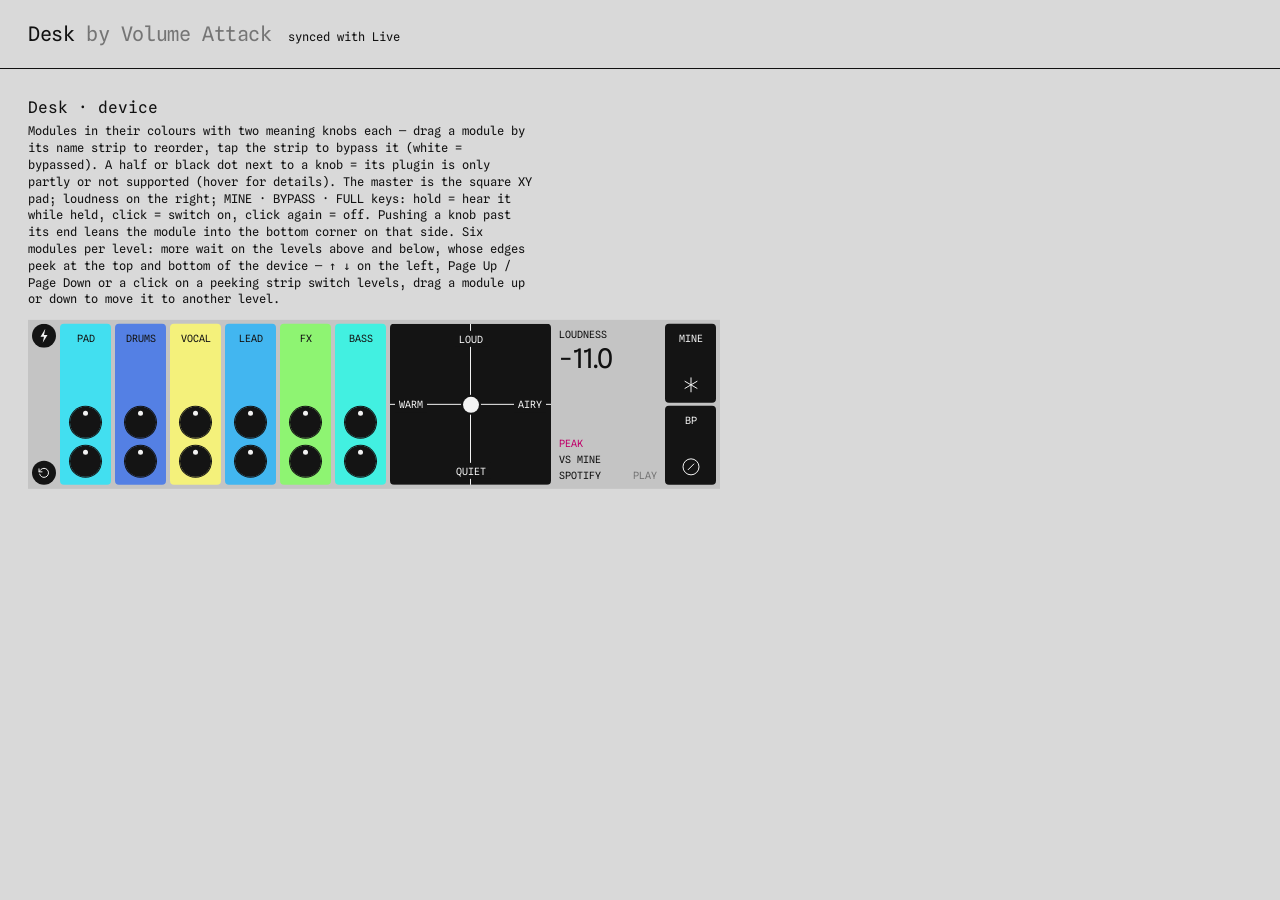
<file: device/index.html>
<!doctype html>
<html lang="en">
<head>
<meta charset="utf-8">
<meta name="viewport" content="width=device-width,initial-scale=1">
<title>Desk · demo</title>
<link rel="stylesheet" href="design.css?v=40c1d07ffcbf">
<style>
/* Desk device page — the strip is the real height of a Max for Live device in Live (169 px) */
/* sizes, radii, type and motion tokens: design.css (from Figma, product/figma/SPEC.md) */
*{box-sizing:border-box;font-weight:400}
body{margin:0;background:var(--page);color:var(--fg);font:400 13px/1.4 var(--font);-webkit-user-select:none;user-select:none}
header{padding:20px 28px;border-bottom:1px solid var(--fg);display:flex;gap:16px;align-items:baseline;flex-wrap:wrap}
header h1{font-size:1.25rem;margin:0;letter-spacing:-.02em}
#status{font-size:.75rem}
main{padding:28px;display:grid;gap:40px;grid-template-columns:minmax(0,1fr)}
.v{min-width:0}
.v h2{font-size:1rem;margin:0 0 4px}
.v p{margin:0 0 12px;font-size:.75rem;max-width:72ch}
.scroll{min-width:0}  /* never scrolls: a narrower column scales the device (Desk.fit) */
/* the device strip as Live draws it: a title bar on the left edge, fixed height */
.dev{height:169px;display:inline-flex;background:var(--dev);border-radius:var(--r-dev);corner-shape:var(--cs);overflow:hidden;overflow:clip;vertical-align:top}  /* clip, not hidden: a hidden box can still be scrolled (focus, find), shifting the levels */
.dev .body{display:flex;gap:var(--g);padding:var(--g);align-items:stretch}
/* knob */
.kn{display:grid;justify-items:center;gap:4px;cursor:grab;touch-action:none;position:relative}
.kn .d{border-radius:50%;background:var(--knob);box-shadow:0 0 0 1px var(--knob);position:relative;outline:none}  /* 31 px disc + 1 px edge in the knob colour (Figma 15:325: 33 px with its stroke; black; Live: the display colour); the dot Ø5, 9 px above the centre */
.kn .d .arm{position:absolute;inset:0;pointer-events:none}
/* Braun-clock ticks like the desk: start, centre (mine), end — just outside the dial */
/* centre mark = MINE: the small MINE asterisk (Figma 601:452) at 7 px instead of the 12 o'clock tick, centred on the knob axis like the ticks; 4 px above the disc */
/* the knob you are turning (or focused from the keyboard) gets a 1 px ring with a 2 px gap */
.kn.active .d::after{opacity:1}
.kn .d .arm::after,.kn .ghost::after{content:"";position:absolute;width:5px;height:5px;margin:-2.5px;border-radius:50%;background:var(--dot);left:50%;top:50%;transform:translateY(var(--r,-14px))}
/* var(--ghost) = your setting while it is not playing. MINE on: the white dot sits on MINE, a var(--ghost) dot stays where your knob was.
   Bypassed (module or all): nothing of Desk plays, so the dot itself turns var(--ghost) — kept, just silent. */
.kn .ghost{position:absolute;inset:0;pointer-events:none;opacity:0;transition:opacity 0s linear var(--m-slow)}.kn .ghost::after{background:var(--ghost)}
body.mine .kn .ghost{opacity:1;transition:opacity var(--m) var(--e-out)}
/* leaving MINE the var(--ghost) dot does not fade: the white dot glides back over it (460 ms) and covers it, then it goes */
.arm::after{transition:background-color var(--m) var(--e-out)}.t.off .arm::after,body.alloff .tiles .arm::after{background:var(--ghost)}
.kn .pl{display:flex;justify-content:space-between;gap:4px;width:100%;font-size:.5rem;text-transform:uppercase;letter-spacing:.03em;white-space:nowrap}
body.turning,body.turning *{cursor:grabbing!important}
/* pad */
.pad{outline:none;background:var(--knob);border-radius:var(--r-mod);corner-shape:var(--cs);position:relative;cursor:crosshair;touch-action:none;}
/* the cross: two real 1 px lines (a 1 px gradient stop can drop out when rasterised), stopping at the ring's inner edge (3 px) */
.cx,.cy{position:absolute;background:var(--dot);pointer-events:none}.cx{left:0;right:0;top:calc(50% - .5px);height:1px}.cy{top:0;bottom:0;left:calc(50% - .5px);width:1px}  /* edge to edge (Figma) */
.pad .pk,.pad .pg{position:absolute;width:16px;height:16px;margin:-8px;border-radius:50%;background:var(--dot)}
/* the puck (Figma 15:109): a 16 px dot in a 2 px ring of the pad colour, so the cross stops 2 px short of it */
.pad .pk{box-shadow:0 0 0 2px var(--knob)}body.alloff .pad .pk{box-shadow:0 0 0 2px var(--pad-off)}
.pad .pg{background:var(--ghost);pointer-events:none;opacity:0;transition:opacity 0s linear var(--m-slow)}body.mine .pad .pg{opacity:1;transition:opacity var(--m) var(--e-out)}
.pad .pk{transition:background-color var(--m) var(--e-out)}body.alloff .pad .pk{background:var(--ghost)}  /* Figma 15:917: #666 on the off grey */
/* BYPASS (all) switches the master off too (only the safety limiter stays), so the pad looks off like a module */
.pad{transition:background-color var(--m-slow) var(--e-io)}body.alloff .pad{background:var(--pad-off)}
.cx,.cy{transition:background-color var(--m-slow) var(--e-io)}body.alloff :is(.cx,.cy){background:var(--ghost)}
/* on the grey of a switched-off module the text follows the theme (dark text in light themes, light in dark ones) */
.tiles .t.off,body.alloff .tiles .t{color:var(--off-fg)}
body.dragx,body.dragx *{cursor:grabbing!important}
.mt{flex:none;height:calc(169px - 2 * var(--g));aspect-ratio:1;position:relative}
.mt .pad{width:100%;height:100%}
.sc .t{backface-visibility:hidden;outline:1px solid transparent} /* carried tiles rotate: smooth edges, see [data-tz] in design.css */
/* pressed: the knob ring, drawn inside the pad (1 px ink edge + 2 px white = 3 px) so it never crosses into the gaps */
.pad{--ring-r:calc(var(--r-mod) - 1px);--ring-cs:var(--cs)}.pad.active::after{opacity:1}
.ky{appearance:none;border:0;cursor:pointer;display:grid;place-items:center;padding:0;font:400 .5rem var(--font);text-transform:uppercase;letter-spacing:.04em}
.ky svg{width:12px;height:12px;fill:none;stroke:currentColor;stroke-width:1}
.k1{display:grid;gap:6px;align-content:center;justify-items:center}
/* two keys (the full view is parked): off = the DESK pill's grey with ink marks, on = ink with light marks and the ring */
.k1 .ky{width:34px;height:34px;border-radius:50%;background:var(--key);color:var(--key-fg);transition:background-color var(--m-fast) var(--e-out),color var(--m-fast) var(--e-out)}
/* on (Figma 15:666 / 15:822, 2026-10-04 update): the key keeps its colour in the Desk look and its icon fills (MINE: a
   disc with a check; BP: a disc with the upright bar); the Live look lights the key (--key-on, Figma 28:3723 pink).
   The ring shows only while the key is held down (and on the reveal's flash), no longer while it is latched on. */
.k1 .ky[aria-pressed="true"]{background:var(--key-on);color:var(--key-on-fg)}
.k1 .ky{position:relative;--ring-r:calc(var(--r-mod) - 1px);--ring-cs:var(--cs)}.k1 .ky:active::after{opacity:1}
/* MINE / BP icons, one SVG each so the states morph instead of swapping (motion kept: bar turns 260 ms, fills 160 ms):
   .kc = the disc (hidden off · outlined = MINE while BP is on · filled = on), .ast = MINE's asterisk (shrinks into the
   outlined disc under BP: 14 → 8 px, Figma 38:5155), .chk / .bar = the mark punched out of a filled disc */
.k1 .ky .kc{fill:transparent;stroke:currentColor;opacity:0;transition:opacity var(--m-fast) var(--e-out),fill var(--m-fast) var(--e-out)}
.k1 .ky .ast,.k1 .ky .chk{transform-box:view-box;transform-origin:center;transition:opacity var(--m-fast) var(--e-out),scale var(--m) var(--e-out),stroke var(--m-fast) var(--e-out)}
.k1 .ky .chk{opacity:0;stroke:var(--key-on-mark)}
.k1 .k-byp .kc,.k1 .ky[aria-pressed="true"] .kc{opacity:1}.k1 .ky[aria-pressed="true"] .kc{fill:currentColor}
.k1 .k-mine[aria-pressed="true"] .ast{opacity:0}.k1 .k-mine[aria-pressed="true"] .chk{opacity:1}
.k1 .k-byp[aria-pressed="true"] .bar{stroke:var(--key-on-mark)}
body.alloff .k1 .k-mine:not([aria-pressed="true"]) .kc{opacity:1}body.alloff .k1 .k-mine .ast{scale:.5714}
@media (prefers-reduced-motion:reduce){.k1 .ky :is(.kc,.ast,.chk){transition:none}}
/* one type style inside the device (the key captions): Regular, uppercase, tracked, small.
   Only the loudness number keeps a bigger size so it reads at a glance. */
.dev,.dev *{text-transform:uppercase;letter-spacing:var(--track)}
.dev :is(.name,.nm,.pl,.pl2,.cap,.caps,.mini,.btn,.byp,.cmp,.tag,.ov span,.title,.lst button,.tabs button,.nm.turn,.lufs small,.ky){font-size:var(--cap)!important;line-height:12px} /* whole-pixel line boxes: 9 × 1.25 = 11.25 put everything below on quarter pixels */
/* loudness block */
/* loudness block (Figma 16:2482): padding 4; LOUDNESS + the value (Spline Sans 27, cap-trimmed to 20 px); below, two 12 px
   rows of key ← → value: PEAK, VS MINE and SPOTIFY, all three always there (Figma 15-2254). */
.ld{display:flex;flex-direction:column;justify-content:space-between;align-self:stretch;padding:4px;flex:none;width:var(--ld-w);font-variant-numeric:tabular-nums}
.ld .top{display:flex;flex-direction:column;gap:8px}.ld .cap{display:block;font-size:var(--cap);line-height:12px}
.ld b{font-family:var(--font-num);font-variant-numeric:lining-nums proportional-nums;font-feature-settings:"lnum" 1,"pnum" 1;font-weight:400;font-size:27px;line-height:20px;letter-spacing:0!important;display:block;white-space:nowrap;text-box:trim-both cap alphabetic}
.ld .bot{display:flex;flex-direction:column;gap:4px}
.ld .row{display:flex;justify-content:space-between;gap:4px;height:12px;line-height:12px;font-size:var(--cap);white-space:nowrap;position:relative}
.ld .row .v{text-align:right}
.ld .u{font-family:var(--font-num);text-transform:none;font-size:7.74px;line-height:12px;margin-left:4px;letter-spacing:0!important;position:relative;top:-2px}  /* on the value's baseline it sat 2 px lower than Figma's (pt 4 in a 12 px row): measured, raised */
.ld .s-peak{color:var(--warn)}
/* the pad's four axis words ON the axes (Figma 15:67, 2026-10-04): LOUD top, QUIET bottom, WARM left, AIRY right; each
   word sits in a 16 px box of the pad's own colour (4 px each side, 2 px above and below) so the cross line breaks under
   it. Placed like Figma on whole pixels: the 161 px pad's centre is 80.5, the 1 px lines sit on 80…81. No MASTER label. */
.pad .ax{position:absolute;height:16px;padding:2px 4px;font-size:var(--cap);line-height:12px;color:var(--dot);background:inherit;pointer-events:none;white-space:nowrap;
  transition:color var(--m-slow) var(--e-io)}
.pad .ax.l,.pad .ax.q{left:50%;translate:calc(-50% + .5px) 0}.pad .ax.l{top:7px}.pad .ax.q{bottom:6px}
.pad .ax.w,.pad .ax.a{top:50%;translate:0 calc(-50% - .5px)}.pad .ax.w{left:5px}.pad .ax.a{right:5px}
body.alloff .pad .ax{color:var(--pad-off-fg)}
/* the device (size M) */
.sc{display:inline-flex;max-width:100%;height:169px}
.sc .body{display:flex;gap:var(--g);min-width:0;flex:1 1 auto;position:relative}
/* explicit row size (set from the module count): engines differ on intrinsic sizes of contained flex items */
.sc .tiles{display:flex;gap:var(--g);flex:0 0 auto;min-width:0;position:relative}
.sc .t{color:var(--on-mod);flex:0 0 var(--tw);width:var(--tw);min-width:var(--tw);border-radius:var(--r-mod);corner-shape:var(--cs);position:relative}
.sc .t .in{height:100%;display:flex;flex-direction:column;justify-content:flex-end;align-items:center;gap:8px;padding:8px;--ks:var(--kz)}  /* name on top (the pill), knobs at the bottom, 8 apart */
.sc .t .nm{max-width:100%;overflow:hidden;text-overflow:ellipsis;white-space:nowrap;padding:0 2px;cursor:grab;touch-action:none}
/* carried tile: elevation shadow in four layers — a tight contact shadow plus wider, softer ambient ones, light from
   above (offsets only down, negative spread keeps the sides clean). Same layer count at rest (transparent) so the
   shadow grows and settles smoothly: 160 ms up, 260 ms down with the drop. */
.sc .t{box-shadow:0 0 0 rgba(0,0,0,0),0 0 0 rgba(0,0,0,0),0 0 0 rgba(0,0,0,0),0 0 0 rgba(0,0,0,0)}
.sc .t.lift{z-index:3;
  box-shadow:0 1px 2px -1px rgba(0,0,0,.16),-4px 0 8px -6px rgba(0,0,0,.22),4px 0 8px -6px rgba(0,0,0,.22),0 0 6px -4px rgba(0,0,0,.18)}
/* The shadow above must fit the device: a tile is 161 px high in a 169 px device, so it may reach at most 4 px past the
   tile (the carried tile keeps its size: Figma shows no lift scale). The layers lean sideways (over the neighbours) and stay ≤ 2 px top and bottom.
   The carried tile is drawn in .carry, a layer over the whole device outside the level window: nothing but the device
   edge clips it. The tile in the row stays (invisible) and keeps doing the layout. */
.dev{position:relative}
.dev>.carry{position:absolute;inset:0;pointer-events:none;z-index:20;display:block}
.carry>.t{position:absolute;margin:0}
.lv .t.carried{opacity:0}
.sc .mt,.sc .ld,.sc .k1{flex:none}
.tiles{position:relative;z-index:2}
.t.lift{z-index:10!important}
.mt,.ld,.k1,.k4,.seg,.dc{position:relative;z-index:1}
/* bypassed module: white */
/* bypass-all on: the name strip is just a title — no hover, no drag, no single-module bypass */
body.alloff .mv.v2 .t .nm{cursor:default;background:none}body.alloff .mv.v2 .t .nm .tx{opacity:1}body.alloff .mv.v2 .t .nm :is(.gr,.bi){display:none}
.t.off,body.alloff .tiles .t{background:var(--off)!important}.t.off:not(.lift),body.alloff .tiles .t:not(.lift){box-shadow:none!important}
.mv .t.off .kn{pointer-events:none}
.mv .kw{position:relative;display:grid;justify-items:center}
.mv .sp{position:absolute;right:-4px;top:-4px;width:8px;height:8px;border-radius:50%;border:1px solid var(--knob);background:var(--dot);cursor:help;flex:none}  /* not in Figma: kept at the knob's top right */
.mv .sp.partial{background:linear-gradient(90deg,var(--knob) 50%,var(--dot) 50%)}.mv .sp.none{background:var(--knob)}
.mv .kw.dead .d{background:var(--dead)}.mv .kw.dead{pointer-events:none}
.mv.v2 .t .nm{position:absolute;left:4px;top:4px;width:43px;height:20px;border-radius:var(--r-pill);display:flex;align-items:center;justify-content:center;padding:0;cursor:pointer;transition:background-color var(--m-fast) var(--e-out)}  /* the name; on hover a white pill with drag + bypass (Figma 15:391) */
.mv.v2 .t .nm:hover,.mv.v2 .t.lift .nm{background:var(--name-pill);color:var(--name-pill-fg)}  /* Desk (Figma 15:391): a white pill with black marks; Live (Figma 28:4610): a panel pill with light marks */
/* hovering the name strip swaps the name for what the strip does: drag (left) and bypass (right), 12 px icons
   at their original size; the same while the module is carried */
.mv.v2 .t .nm .tx{display:block;min-width:0;max-width:35px;overflow:hidden;text-overflow:ellipsis;white-space:nowrap;line-height:12px}
.mv.v2 .t .nm .tx,.mv.v2 .t .nm .gr,.mv.v2 .t .nm .bi{transition:opacity var(--m-fast) var(--e-out)}
.mv.v2 .t .nm .gr,.mv.v2 .t .nm .bi{position:absolute;top:50%;margin-top:-6px;width:12px;height:12px;opacity:0;pointer-events:none;display:grid}
.mv.v2 .t .nm .gr{left:4px}.mv.v2 .t .nm .bi{right:5px}  /* 12 px icons, 10 apart */
.mv.v2 .t .nm .bi{pointer-events:auto;cursor:pointer;touch-action:none}.mv.v2 .t .nm .bi::before{content:"";position:absolute;inset:-6px -6px -6px -4px} /* 24 px hit zone */
.mv.v2 .t .nm svg{width:12px;height:12px}
.mv.v2 .t .nm:hover .gr,.mv.v2 .t .nm:hover .bi,.mv.v2 .t.lift .nm .gr,.mv.v2 .t.lift .nm .bi{opacity:1}
.mv.v2 .t .nm:hover .tx,.mv.v2 .t.lift .nm .tx{opacity:0}
/* while a module is carried, hover belongs to it alone: the others don't light up as the pointer passes them */
body.dragx .tiles .t:not(.lift){pointer-events:none}
.k1{display:grid!important;grid-template-rows:1fr 1fr;gap:3px!important;align-content:stretch!important;height:var(--pad-s);width:var(--keys-w);flex:none}  /* two keys of 79, 3 apart (Figma) */
.k1 .ky{width:100%!important;height:100%!important;border-radius:var(--r-mod)!important;corner-shape:var(--cs);display:flex!important;flex-direction:column;align-items:center;justify-content:space-between;gap:4px}  /* label on top, icon at the bottom (Figma 15:73, 2026-10-04) */
.k1 .ky{padding:8px}.k1 .ky .kl{font-size:var(--cap);line-height:12px;text-align:center}
.k1 .ky svg{width:20px;height:20px}
/* MINE / bypass switches: a slow ease-in-out so the change reads as one smooth move */
body.glide .kn .d .arm{transition:rotate var(--m-slow) var(--e-io),scale var(--m-fast) var(--e-out)}
body.glide .pad .pk{transition:left var(--m-slow) var(--e-io),top var(--m-slow) var(--e-io)}
body.glide .kn .pl span{transition:opacity var(--m-slow) var(--e-io)}
/* motion system: 160 ms small cues · 260 ms ease-out for anything answering touch · 460 ms ease-in-out for mode switches */
.tiles .t{transition:background-color var(--m-slow) var(--e-io),box-shadow var(--m) var(--e-out),scale var(--m) var(--e-out),transform var(--m) var(--e-out)}
.tiles .t.lift{transition:background-color var(--m-slow) var(--e-io),box-shadow var(--m-fast) var(--e-out),scale var(--m-fast) var(--e-out),transform var(--m) var(--e-out)}
body.mine .kn,body.mine .pad,body.mine .fd{pointer-events:none}
.sc.m{--tw:var(--tile)}
.sc .t .kn .pl{display:none!important}
/* rubber end stops (iOS overscroll): past an end the dial keeps turning a little with growing resistance and
   stretches along the drag; on release it eases back to the stop — no oscillation. --a is registered so it can ease. */
.rubber-back,.rubber-back .arm{transition:rotate var(--m) var(--e-out),scale var(--m) var(--e-out)!important}
/* embedded in Live: the device fills the jweb exactly (169 px high), no header, no captions, no page gutters */
.embed body{background:var(--page)}  /* around the device: the page colour (the device is square, so nothing of it shows in Live) */
.embed header,.embed .v>h2,.embed .v>p{display:none}
.embed main,.embed .v,.embed .scroll{margin:0;padding:0}
.embed .dev{border-radius:var(--r-dev)}  /* Figma: the device is square in every state */
/* the device never squeezes or scrolls: it is always 692 × 169; a jweb smaller than that shows the whole device scaled
   down (Desk.fit, called from size()) instead of cutting the last tiles or MINE / BP at the edge */
.embed .sc{max-width:none}.embed .scroll{overflow:hidden}
/* left column: level arrows (one pill, top) · re-analyze (round, centre) · the DESK label (pill, bottom) */
/* whole pixels: fixed heights (48 · 20 · 44) and a fixed 24 px gap above re-analyze — space-between would put them on half pixels */
.dev .side{flex:none;width:var(--col);margin:var(--g) 0 var(--g) var(--g);display:flex;flex-direction:column;justify-content:space-between;align-items:center;position:relative;z-index:1}  /* bolt on top; levels, re-analyze / cancel at the bottom */
.side .low{display:flex;flex-direction:column;gap:var(--g)}.side .logo-d{display:block;width:24px;height:24px;color:var(--key-fg)}.side .logo-d svg{width:24px;height:24px}
.side button{appearance:none;border:0;padding:0;background:none;color:var(--key-fg);display:grid;place-items:center;cursor:pointer;outline:none;position:relative}
.side svg{width:12px;height:12px;display:block}
/* re-analyze is parked until the ANALYZE flow exists: #444 mark, like a key that is coming later */
.side :is(.again,.x){width:24px;height:24px;border-radius:var(--r-key);background:var(--key);color:var(--key-fg)}.side .x{display:none}
.side .lvk{width:24px;border-radius:var(--r-key);background:var(--key);display:none;grid-template-rows:16px 16px;gap:var(--g);padding:var(--g)}.side.multi .lvk{display:grid}
.side .lvk button{width:16px;height:16px;border-radius:var(--r-mod);transition:color var(--m-fast) var(--e-out),background-color var(--m-fast) var(--e-out)}
/* hover: a 16 px ink key behind each arrow on its own (radius 4, Figma 27:2746),
   the arrow turns white on it like a knob's dot */
.side .lvk svg{width:16px;height:16px}
.side .lvk button:not([aria-disabled="true"]):is(:hover,:focus-visible){color:var(--key-hov-fg);background:var(--key-hov)}
.side .lvk button[aria-disabled="true"]{color:var(--grey);cursor:default}  /* no level there: #999 (Figma) */
/* levels (pages): six module slots, so the device keeps one width. With more than one level the tiles are 122 high
   (pitch 126) and the neighbours peek at the device edge (Figma 15:1716 / 27:2740 / 27:2926, re-read 2026-10-04):
     first  — shown level at y 4; the next level's names peek below (130–169)
     middle — shown level at y 23 (Figma 23.5, floored to a whole pixel); the previous level's tile bottoms peek above
              (0–19) and the next level's names below (149–169)
     last   — shown level at y 43; the previous level's tile bottoms peek above (0–39)
   A click on a peeking strip goes to that level (.peek, over the strip). Levels slide 260 ms ease-out (instant with
   reduced motion); a module carried to another level stays under the pointer while they slide. */
.lv .peek{position:absolute;left:0;right:0;z-index:4;display:none;appearance:none;border:0;padding:0;margin:0;background:none;cursor:pointer;outline:none}
.lv .peek.on{display:block}
body.dragx .lv .peek,body:not(.ready) .lv .peek{pointer-events:none}
.sc .lv{flex:none;width:calc(6 * var(--tw) + 5 * var(--g));height:169px;margin:calc(-1 * var(--g)) 0;position:relative;z-index:2} /* no clip: the device edge clips the other levels */
.lv .track{display:grid;grid-auto-rows:var(--th);row-gap:var(--g);--th:161px;transition:translate var(--m) var(--e-out)}
.lv.multi .track{--th:122px}  /* levels: tiles 122 high, 4 apart (Figma 15:1716, 2026-10-04: 31 px knobs, 24 under the name) */
.lv .tiles{height:var(--th)}
.sc .lv .t{height:100%}
@media (prefers-reduced-motion:reduce){.lv .track{transition:none}}
/* ANALYZE flow (flow.js): the work layer covers the whole level window (slots and peek); before the desk is
   built everything but ANALYZE is switched off — re-analyze, levels, the master pad and the two keys */
.side :is(.again[aria-disabled="false"],.x){cursor:pointer;transition:background-color var(--m-fast) var(--e-out),color var(--m-fast) var(--e-out)}
.side :is(.again[aria-disabled="false"],.x):is(:hover,:focus-visible){background:var(--key-hov);color:var(--key-hov-fg)}
/* start: only the bolt; working: the x key cancels; an error after an analysis: x returns to the desk */
body[data-flow="empty"] .side .again,body[data-flow="analysing"] .side .again,body[data-flow="error"] .side .again{display:none}
body[data-flow="analysing"] .side .x,body.analyzed[data-flow="error"] .side .x{display:grid}
body:not(.ready) :is(.side .again,.side .lvk button,.k1 .ky,.mt){pointer-events:none}
/* no UNDO key (decided 2026-10-04): BUILD's writes are undone with Live's own Undo (Cmd/Ctrl+Z); the bridge keeps
   its journal and POST /undo as an internal safety net, with no control in the device */
/* under the start / progress panel nothing of the desk shows through its edges; hidden once the panel has faded in */
.body>:not(.work){transition:visibility 0s linear var(--m-fast)}
body:is([data-flow="empty"],[data-flow="analysing"],[data-flow="error"]) .body>:not(.work){visibility:hidden}
body:not(.ready) .k1 .ky{color:var(--ghost)}
body.unbuilt :is(.cx,.cy){opacity:.35}body.unbuilt .pad .pk{opacity:0}
.ld .none{color:var(--fg-2)}
/* the reveal: tiles land left to right, each knob's dot travels from its left stop up to MINE, then the star shows */
.t.landing{opacity:0}
body.revealing .pad .pk{opacity:0}.pad .pk{transition:background-color var(--m) var(--e-out),opacity var(--m-fast) var(--e-out)}
body.revealing .kn .d .arm{transition:rotate var(--m-slow) var(--e-io)}
.k1 .ky.flash::after{opacity:1;transition:opacity var(--m-slow) var(--e-io)}
/* MINE has something new (Desk Core mine_pending: the loudness measured after ANALYZE moved MINE's master loudness;
   pressing MINE applies it). Not in Figma 15-2254 yet (2026-10-05): default = the re-analyze key's 5 px dot, 4 px in
   from the key's top right, in --key-dot (design.css: the accent MINE lights in, in the Live look; the key's ink in the
   Desk look); on a lit key, the key's on-colour ink. Same 260 ms in/out as the re-analyze dot. */
.k1 .ky .pend{position:absolute;right:4px;top:4px;width:5px;height:5px;border-radius:50%;background:var(--key-dot);opacity:0;scale:.4;pointer-events:none;
  transition:opacity var(--m) var(--e-out),scale var(--m) var(--e-out)}
.k1 .ky[aria-pressed="true"] .pend{background:var(--key-on-fg)}
.k1 .ky.pending .pend{opacity:1;scale:1}
@media (prefers-reduced-motion:reduce){.k1 .ky .pend{transition:none}}
/* GENRE row + picker (the loudness target's genre: Desk Core's loudness block genre / genre_from / genre_guess, POST
   /genre). Not in Figma 15-2254 yet (2026-10-05): default = one more 12 px row of the loudness block (key ← → value,
   above the status line, so LOUDNESS, VS MINE / PEAK and SPOTIFY keep their places) and, on click, a panel of six keys
   over the loudness block in the left column's key style (--key, radius 4; hover = --key-hov like the level arrows;
   the picked one carries the MINE-dot mark, 5 px). A guess the set is not sure of ends in "?". */
.ld .gn{appearance:none;border:0;background:none;color:inherit;font:inherit;font-size:var(--cap);line-height:12px;padding:0;margin:0;width:100%;text-align:left;cursor:pointer;outline:none;--ring-r:var(--r-mod)}
.ld .gn::before{content:"";position:absolute;inset:-2px -4px;border-radius:var(--r-mod);corner-shape:var(--cs);background:var(--key-hov);opacity:0;transition:opacity var(--m-fast) var(--e-out)}
.ld .gn>span{position:relative;transition:color var(--m-fast) var(--e-out)}
.ld .gn .v{overflow:hidden;text-overflow:ellipsis;min-width:0}
.ld .gn:is(:hover,:focus-visible,[aria-expanded="true"])::before{opacity:1}.ld .gn:is(:hover,:focus-visible,[aria-expanded="true"])>span{color:var(--key-hov-fg)}
.ld .gn[hidden]{display:none}
body:not(.ready) .ld .gn{pointer-events:none}
.ld .gp{position:absolute;inset:0;z-index:5;display:grid;grid-template-rows:repeat(6,22px);gap:4px;padding:4px;background:var(--key);color:var(--key-fg);
  border-radius:var(--r-mod);corner-shape:var(--cs);opacity:0;pointer-events:none;transition:opacity var(--m-fast) var(--e-out)}
.ld .gp.on{opacity:1;pointer-events:auto}
.ld .gp button{appearance:none;border:0;padding:0 8px;margin:0;background:none;color:inherit;font:inherit;font-size:var(--cap);line-height:12px;display:flex;align-items:center;
  justify-content:space-between;gap:4px;border-radius:var(--r-mod);corner-shape:var(--cs);cursor:pointer;outline:none;white-space:nowrap;
  transition:background-color var(--m-fast) var(--e-out),color var(--m-fast) var(--e-out)}
.ld .gp button:is(:hover,:focus-visible){background:var(--key-hov);color:var(--key-hov-fg)}
.ld .gp button i{width:5px;height:5px;border-radius:50%;background:currentColor;flex:none;opacity:0}
.ld .gp button[aria-checked="true"] i{opacity:1}
@media (prefers-reduced-motion:reduce){.ld .gp,.ld .gn::before{transition:none}}
/* a knob its meaning dial drives (Desk Core held: automation, MIDI or the dial in Live), like Live's automated look:
   a 5 px LED at the knob's top left (the support dot keeps the top right), in --auto (design.css). Not in Figma yet
   (2026-10-05). The knob follows the pushes; a drag takes it over (the core releases the dial, the LED goes out). */
.mv .kw .au{position:absolute;left:-3px;top:-3px;width:5px;height:5px;border-radius:50%;background:var(--auto);box-shadow:0 0 0 1px var(--auto-edge);
  opacity:0;scale:.4;pointer-events:none;transition:opacity var(--m) var(--e-out),scale var(--m) var(--e-out)}
.mv .kw.held .au{opacity:1;scale:1}
.t.off .kw .au,body.alloff .kw .au{background:var(--ghost)}
@media (prefers-reduced-motion:reduce){.mv .kw .au{transition:none}}
</style>
</head>
<body>
<script>/* ?embed: the page lives inside the Desk device in Live (jweb) — only the device, no page chrome */
if(/[?&]embed\b/.test(location.search))document.documentElement.classList.add("embed");</script>
<header><h1>Desk <span style="color:var(--fg-2)">by Volume Attack</span></h1><div id="status" role="status" aria-live="polite">connecting to Live…</div></header>
<main>
  <section class="v"><h2>Desk · device</h2><p>Modules in their colours with two meaning knobs each — drag a module by its name strip to reorder, tap the strip to bypass it (white = bypassed). A half or black dot next to a knob = its plugin is only partly or not supported (hover for details). The master is the square XY pad; loudness on the right; MINE · BYPASS · FULL keys: hold = hear it while held, click = switch on, click again = off. Pushing a knob past its end leans the module into the bottom corner on that side. Six modules per level: more wait on the levels above and below, whose edges peek at the top and bottom of the device — ↑ ↓ on the left, Page Up / Page Down or a click on a peeking strip switch levels, drag a module up or down to move it to another level.</p>
    <div class="scroll"><div class="dev" id="M2"></div></div></section>
</main>
<script src="demo.js?v=40c1d07ffcbf"></script>
<script src="design.js?v=40c1d07ffcbf"></script>
<script src="glyphs.js?v=40c1d07ffcbf"></script>
<script src="controls.js?v=40c1d07ffcbf"></script>
<script>DeskDemo.attach();</script>
<script src="flow.js?v=40c1d07ffcbf"></script>
<script>
let LOOK={}; // module colours for this project: colorsFor() in design.js
const st={knobs:{},list:[],strips:[],subs:{}};
const say=t=>document.getElementById("status").textContent=t;
const post=(u,b)=>fetch(u,{method:"POST",headers:{"Content-Type":"application/json"},body:JSON.stringify(b)});  // JSON: the bridge guard (guard.py) needs it
// bridge offline (stopped, restarting): a knob move that did not reach it is kept — one entry per knob, its latest
// position — and sent once when /health answers again; nothing is lost and nothing is sent twice
const UNSENT=new Set();
// knob moves are coalesced so a drag never floods Desk Core (Live lagged at 42–54 POST /knob per gesture): a moved knob
// is only marked DIRTY; once per animation frame each dirty knob with no request in FLIGHT sends its latest position.
// So at most one request per knob in flight and one per frame; values that went stale meanwhile are never sent (latest
// wins). FLIGHT: knob id -> the promise of its request (or of its gesture's end).
const DIRTY=new Set(),FLIGHT=new Map();let FRAME=0;
function send(id){DIRTY.add(id);frameSend();}
function frameSend(){if(FRAME||!DIRTY.size)return;FRAME=requestAnimationFrame(()=>{FRAME=0;[...DIRTY].forEach(id=>{if(!FLIGHT.has(id))flush(id);});});}
// while a gesture holds the control (pointer down, wheel turning, key or double-click glide) every move says hold: true,
// so Desk Core keeps the gesture's undo step open even while the pointer rests (no 400 ms idle close).
// mode: "end" | "hold" | undefined (= hold while the knob is held). Resolves when the request has an answer.
function flush(id,mode){DIRTY.delete(id);const b={id,x:st.knobs[id]};
  if(mode==="end")b.end=true;else if(mode==="hold"||HELD.has(id))b.hold=true;
  const p=post("/knob",b).then(()=>UNSENT.delete(id),()=>{UNSENT.add(id);offline();});
  FLIGHT.set(id,p);p.then(()=>{if(FLIGHT.get(id)===p)FLIGHT.delete(id);frameSend();});return p;}
// the end of a gesture (pointer release, a key step or glide landing, the wheel at rest): once the gesture's requests
// in flight have answered, each knob sends its final position and the very last request says end: true (and no hold),
// so Desk Core closes the gesture's undo step at once (30 ms) (device/desk/README.md "Writes under G′"). The pad's two
// knobs = one gesture: hold on the first, end on the last, sent after it.
function endK(ids){const wait=Promise.all(ids.map(id=>FLIGHT.get(id)));
  const done=wait.then(()=>ids.slice(0,-1).reduce((q,id)=>q.then(()=>flush(id,"hold")),Promise.resolve()))
    .then(()=>flush(ids[ids.length-1],"end"));
  ids.forEach(id=>{DIRTY.delete(id);FLIGHT.set(id,done);});
  done.then(()=>{ids.forEach(id=>{if(FLIGHT.get(id)===done)FLIGHT.delete(id);});frameSend();});}
function offline(){say("bridge offline");if(offline.t)return;
  const ping=()=>fetch("/health").then(r=>{if(!r.ok)throw new Error(r.status);offline.t=0;const ids=[...UNSENT];UNSENT.clear();ids.forEach(send);say("bridge back");})
    .catch(()=>{offline.t=setTimeout(ping,1000);});
  offline.t=setTimeout(ping,1000);}
// a call that must reach the bridge: tried again every second while it is offline (startup reads, the desk after ANALYZE)
const retrying=fn=>fn().catch(()=>{offline();return new Promise(r=>setTimeout(r,1000)).then(()=>retrying(fn));});
// every view of the same knob redraws together
function sub(id,fn){(st.subs[id]=st.subs[id]||[]).push(fn);fn();}
function setK(id,x){st.knobs[id]=Math.max(0,Math.min(1,x));TOUCHED[id]=performance.now();(st.subs[id]||[]).forEach(f=>f());send(id);}
// ── state pushed by Desk Core (device mode: tools/knobs/bridge.js) after a change Desk did not write — Cmd+Z, redo,
// automation, the user in Live. The page adopts it and redraws, and never POSTs in response (echo rule): adopt()
// writes the page state only. A control the user holds (drag, wheel, key glide) is left alone; the latest pushed value
// waits in DEFER and lands on release — unless the user moved that knob after the push (then theirs is the newer write).
const HELD=new Set(),TOUCHED={},DEFER={};
function adopt(id,x){if(typeof x!=="number"||!isFinite(x)||!(id in st.knobs))return;
  DIRTY.delete(id);UNSENT.delete(id);
  st.knobs[id]=Math.max(0,Math.min(1,x));(st.subs[id]||[]).forEach(f=>f());}
function holdK(ids){ids.forEach(id=>HELD.add(id));if(ids.some(id=>DIAL_HELD.has(id))){ids.forEach(id=>DIAL_HELD.delete(id));drawHeld();}}
function releaseK(ids,changed){ids.forEach(id=>HELD.delete(id));
  const theirs=ids.filter(id=>DEFER[id]&&DEFER[id].t>(TOUCHED[id]||0));
  ids.forEach(id=>{if(theirs.includes(id))adopt(id,DEFER[id].x);delete DEFER[id];});
  const mine=ids.filter(id=>!theirs.includes(id));if(changed&&mine.length)endK(mine);}
const K=id=>st.list.find(k=>k.id===id);
const word=(k,x)=>x<.2?"very "+k.l:x<.42?"a bit "+k.l:x<=.58?"center":x<.8?"a bit "+k.r:"very "+k.r;
const lufs=lufsEst; // shared estimate (design.js)
function el(h){const t=document.createElement("template");t.innerHTML=h.trim();return t.content.firstChild;}
// iOS-style rubber band: over = how far past the end (in knob travel), r = 0..1 with diminishing returns
// knob: markup + drawing here, behaviour (detent, dead start, rubber end stops, tilt, wheel, glide) in controls.js
function knob(id){const k=K(id);
  const w=el(`<div class="kn"><div class="d ring dz" role="slider" tabindex="0" aria-label="${k.strip}: ${k.l} to ${k.r}" aria-valuemin="0" aria-valuemax="100" style="width:var(--ks);height:var(--ks);--r:-9px"><i class="ghost"></i><i class="arm"></i></div></div>`);
  const d=w.querySelector(".d");
  const gh=d.querySelector(".ghost");
  sub(id,()=>{const x=vx(id);gh.style.rotate=(-135+st.knobs[id]*270)+"deg";if(!d.classList.contains("rubbing"))Desk.angle(d,-135+x*270);d.setAttribute("aria-valuenow",Math.round(x*100));d.setAttribute("aria-valuetext",word(k,x));});
  Desk.knob({el:w,dial:d,get:()=>st.knobs[id],set:x=>{setK(id,x);showWord(w.closest(".t")?.querySelector(".nm .tx"),k.strip,pole(k,x));},
    host:()=>w.closest(".t"),locked:()=>VIEW.mine||FLOW.state!=="ready",badge:false,  // the mini view shows the pole word, not a number
    onHold:()=>holdK([id]),onRelease:m=>releaseK([id],m)});
  Desk.info(w,()=>[`${k.strip} · ${k.l} ↔ ${k.r}`+(heldNow(id)?" · automated":""),(heldNow(id)?dialHeldLine(k)+"\n":"")+(VIEW.mine?"MINE is on: every knob rests on the reference built for this track. Switch MINE off to change it."
    :`Now ${Desk.rel(st.knobs[id])} (${word(k,st.knobs[id])}): −10 is ${k.l}, +10 is ${k.r}, 0 is MINE. Drag to turn · Shift-drag for fine steps · Shift + digits for an exact value (−10 … +10, Shift 0 = MINE) · double-click returns to MINE.`+((u=>u?"\n\n"+u:"")(unitsFor(id,st.knobs[id],()=>Desk.infoRefresh(w)))))+dialLine(k)]);
  return w;}
// Meaning dials (Desk Core step 5, device/desk/README.md "Meaning dials"): /knobs gives each knob its dial slot (dial: 1…24,
// null = none), /state and the {op: "state"} push list the knobs their dial drives now (held: automation, MIDI, the dial
// in Live). Such a knob shows Live's automated look (the LED, .kw.held) and follows the pushes; a drag still works and
// takes it over (the core releases the dial on Desk's write). Desk never writes the dials.
const DIAL_HELD=new Set();
const pad2=n=>(n<10?"0":"")+n;
// the dial's Short Name in Live, as the core names it (desk_state.js dialName): "drums_tone_tilt" -> "Drums Tone Tilt"
const dialName=id=>String(id).split(/[_\s]+/).filter(Boolean).map(w=>w.charAt(0).toUpperCase()+w.slice(1)).join(" ");
const heldNow=id=>DIAL_HELD.has(id)&&!HELD.has(id);
const dialLine=k=>k&&k.dial?`\n\nAutomate or MIDI-map: Desk Dial ${pad2(k.dial)} (${dialName(k.id)}).`:"";
const dialHeldLine=k=>`Desk Dial ${pad2(k.dial||0)} drives this knob now (automation or MIDI). Drag it to take it over: the dial takes it back on its next move.`;
function drawHeld(){document.querySelectorAll("#M2 .kw[data-k]").forEach(w=>{const on=heldNow(w.dataset.k);
  if(w.classList.contains("held")!==on){w.classList.toggle("held",on);const d=w.querySelector(".kn");if(d)Desk.infoRefresh(d);}});}
function adoptHeld(list){if(!Array.isArray(list))return;DIAL_HELD.clear();list.forEach(id=>DIAL_HELD.add(String(id)));drawHeld();}
// master XY pad: x = master_air (warm ↔ airy), y = master_loud (quiet ↔ loud); the puck's edge stays 4 px inside the pad
// (inset 4 + radius 6). The axis words are the design's own pole words; an axis the design has no knob for (null) has
// no words and its puck coordinate rests on the centre line.
function pad(ax,ay){const kx=ax&&K(ax),ky=ay&&K(ay),axes=[kx,ky].filter(Boolean),
    words=(kx?`<span class="ax w">${kx.l}</span><span class="ax a">${kx.r}</span>`:"")+(ky?`<span class="ax l">${ky.r}</span><span class="ax q">${ky.l}</span>`:"");
  const p=el(`<div class="pad ring" role="slider" tabindex="0" aria-label="master: ${axes.map(k=>`${k.l} to ${k.r}`).join(", ")}"><i class="cx"></i><i class="cy"></i>${words}<span class="pg"></span><span class="pk"></span></div>`);
  const ids=[kx&&ax,ky&&ay].filter(Boolean),at=id=>id?st.knobs[id]:.5;
  const xy=Desk.xyPad({pad:p,puck:p.querySelector(".pk"),inset:13,get:()=>[kx?vx(ax):.5,ky?vx(ay):.5],
    set:(x,y)=>{if(kx)setK(ax,x);if(ky)setK(ay,y);},
    host:()=>p.closest(".mt"),locked:()=>VIEW.mine||FLOW.state!=="ready",
    onHold:()=>holdK(ids),onRelease:m=>releaseK(ids,m)});
  const pg=p.querySelector(".pg"),ghost=()=>{pg.style.left=`calc(13px + (100% - 26px) * ${at(kx&&ax).toFixed(4)})`;pg.style.top=`calc(13px + (100% - 26px) * ${(1-at(ky&&ay)).toFixed(4)})`;};
  ids.forEach(id=>{sub(id,xy.draw);sub(id,ghost);});
  Desk.info(p,()=>["Master · "+axes.map(k=>`${k.l} ↔ ${k.r}`).join(" · "),VIEW.mine?"MINE is on: the master rests on the reference built for this track."
    :`Now ${axes.map(k=>word(k,st.knobs[k.id])).join(", ")}. Drag the dot · arrow keys move it, Shift for fine steps · double-click returns to MINE.`]);
  return p;}
function frame(id){const f=document.getElementById(id);
  f.innerHTML=`<div class="side"><i class="logo-d" role="img" aria-label="Desk by Volume Attack">${ICON.bolt}</i><div class="low">`+
    `<div class="lvk" role="group" aria-label="levels"><button class="up" type="button" aria-label="level up">${ICON.up}</button><button class="dn" type="button" aria-label="level down">${ICON.down}</button></div>`+
    `<button class="again" type="button" aria-disabled="${FLOW.state!=="ready"}" aria-label="analyse the set again">${ICON.refresh}<i class="chg" aria-hidden="true"></i></button>`+
    `<button class="x" type="button" aria-label="cancel">${ICON.close}</button></div></div><div class="body"></div>`;return f.querySelector(".body");}
const mods=()=>st.strips.filter(s=>s!=="master");

// L — more logical layouts
// hold to hear the release mix: the bridge resets to CR, letting go sends every knob back where it was
// pictograms: release = rewind-to-mark, bypass = circle with a slash, board = expand
// pictograms: PIC from design.js
// one behaviour for both A/B keys: hold to hear, a quick click latches, click again to return
// MINE and BYPASS are plain toggles shared by every view: click = on, click again = off
const VIEW={mine:false,byp:false};
const vx=id=>{const k=K(id);if(k&&FLOW.landing.has(k.strip))return 0;return VIEW.mine?.5:st.knobs[id];}; // centre of every knob = MINE (the reference mix)
function redrawAll(){Object.values(st.subs).forEach(a=>a.forEach(f=>f()));}
function glide(){document.body.classList.add("glide");clearTimeout(glide.t);glide.t=setTimeout(()=>document.body.classList.remove("glide"),MOTION.slow+60);}  // just after the 460 ms glide
let keyQ=Promise.resolve();
// MINE / BYPASS / module commands run in order; one that fails (bridge offline) must not stop the ones after it
const queueKey=fn=>(keyQ=keyQ.then(fn).catch(()=>offline()));
// the keys' look alone (no request): setMine / setBypassAll use it, and so does a state push that ended MINE or BYPASS
function mineView(on){VIEW.mine=on;document.body.classList.toggle("mine",on);
  document.querySelectorAll(".ky.k-mine").forEach(b=>b.setAttribute("aria-pressed",on));glide();redrawAll();}
function bypView(on){VIEW.byp=on;document.body.classList.toggle("alloff",on);document.querySelectorAll(".ky.k-byp").forEach(b=>b.setAttribute("aria-pressed",on));}
function setMine(on){if(VIEW.mine===on||(on&&FLOW.state!=="ready"))return;mineView(on);
  if(on){say("mine · the reference mix · knobs locked");queueKey(postReset);}
  else{say("your mix");queueKey(()=>Promise.all(st.list.map((k,i,a)=>post("/knob",i===a.length-1?{id:k.id,x:st.knobs[k.id],end:true}:{id:k.id,x:st.knobs[k.id]}))));}}
function setBypassAll(on){if(VIEW.byp===on||(on&&FLOW.state!=="ready"))return;bypView(on);
  if(on){say("original tracks");queueKey(async()=>{for(const s of st.strips)await post("/strip_off",{strip:s});});}
  else{say("processed");queueKey(async()=>{for(const s of st.strips)if(!MOD_OFF.has(s))await post("/strip_on",{strip:s});});}}
function keysFor(){const rel=el(`<button class="ky ring k-mine${MINE_PENDING?" pending":""}" type="button" aria-pressed="${VIEW.mine}">${ICON.mineKey}<i class="pend" aria-hidden="true"></i></button>`),
  byp=el(`<button class="ky ring k-byp" type="button" aria-pressed="${VIEW.byp}">${ICON.bpKey}</button>`);
  Desk.pressToggle(rel,()=>VIEW.mine,setMine);
  Desk.info(rel,()=>{const how="Hold: hear MINE while held · click: switch on, click again: off · double-click: apply it (every knob to its centre).";
    if(FLOW.state!=="ready")return ["MINE","The sound Desk builds for this song. Available after ANALYZE."];
    return MINE_PENDING?["MINE · new loudness",(LOUD&&LOUD.info?LOUD.info:"Loudness measured: MINE has a new master loudness. Press MINE to apply.")+"\n"+how]:["MINE · the reference built for this track",how];});
  Desk.info(byp,()=>FLOW.state!=="ready"?["Bypass","Your original tracks. Available after ANALYZE; until then you hear only your original."]:["Bypass · your original tracks",VIEW.byp?"On: you hear the set without Desk (the safety limiter stays). Click to switch it off."
    :"Hold: hear the set without Desk while held · click: switch on, click again: off. The safety limiter stays on."]);
  // double-click MINE = apply it: every knob moves to its centre for good (the two clicks before it toggle on/off)
  rel.addEventListener("dblclick",()=>{setMine(false);st.list.forEach(k=>st.knobs[k.id]=.5);glide();redrawAll();
    queueKey(postReset);say("mine applied · every knob at its centre");});Desk.pressToggle(byp,()=>VIEW.byp,setBypassAll);
  [rel,byp].forEach(Desk.pressable);return {rel,byp};}
// drag a tile by its name: sideways it reorders inside its level (lift, follow, neighbours glide via the order property);
// pulled up or down past 32 px toward another level and held there 260 ms, the levels slide and the tile moves over
// the carried tile is drawn as a copy in .carry (over the device, outside the level window) so its shadow is never
// clipped; the real tile stays in its row, invisible, and does the layout. sync() copies its place and motion every
// frame; end() lets the copy settle with the tile (drop animation, shadow fading) and then shows the tile again.
function carry(t){const dev=t.closest(".dev");if(!dev)return {end(){}};
  let layer=dev.querySelector(":scope>.carry");if(!layer){layer=document.createElement("div");layer.className="tiles carry";dev.append(layer);}
  const c=t.cloneNode(true);c.classList.remove("lift");c.style.order="";c.setAttribute("aria-hidden","true");
  // only the lift eases on the copy (160 ms up, 260 ms down); its place and motion come from the tile every frame
  c.style.transition="box-shadow var(--m-fast) var(--e-out),scale var(--m-fast) var(--e-out)";layer.append(c);t.classList.add("carried");
  requestAnimationFrame(()=>{if(!done)c.classList.add("lift");});
  let done=false,until=0;
  const sync=()=>{const d=dev.getBoundingClientRect(),r=t.parentElement.getBoundingClientRect(),cs=getComputedStyle(t);
    const z=d.width/dev.offsetWidth||1;   // a scaled device (Desk.fit) reports rects scaled, offsets not
    c.style.left=((r.left-d.left)/z+t.offsetLeft)+"px";c.style.top=((r.top-d.top)/z+t.offsetTop)+"px";
    c.style.width=t.offsetWidth+"px";c.style.height=t.offsetHeight+"px";
    c.style.translate=cs.translate;c.style.rotate=cs.rotate;c.style.transform=cs.transform;
    if(done&&!t.getAnimations().length&&performance.now()>=until){c.remove();t.classList.remove("carried");return;}
    requestAnimationFrame(sync);};
  sync();
  return {end(){done=true;c.style.transition="box-shadow var(--m) var(--e-out),scale var(--m) var(--e-out)";c.classList.remove("lift");until=performance.now()+(RMQ?0:MOTION.base);}};}
const rowItems=row=>[...row.children].sort((a,b)=>(+a.style.order)-(+b.style.order));
function reorderable(L,onDone){const lv=L.lv;
  lv.addEventListener("pointerdown",e=>{const h=e.target.closest(".nm");if(!h||VIEW.byp||e.target.closest(".bi"))return;const t=h.closest(".t");e.preventDefault();t.classList.add("lift");const cr=carry(t);
    const S=+(lv.closest(".dev")?.dataset.scale)||1;   // a scaled device (Desk.fit): pointer moves are screen px, the card moves in device px
    let row=t.parentElement;const items=()=>rowItems(row);items().forEach((o,i)=>o.style.order=i);
    const sx=e.clientX;let sy=e.clientY,live=false,raf=0,px=sx,py=sy,ty=0,armed=0,T=0;
    const flipTo=list=>{const before=new Map(items().filter(o=>o!==t).map(o=>[o,o.getBoundingClientRect().left]));list.forEach((o,i)=>o.style.order=i);
      before.forEach((x,o)=>{o.getAnimations().forEach(a=>a.cancel());const dx=x-o.getBoundingClientRect().left;if(Math.abs(dx)>.5)o.animate([{transform:`translateX(${dx}px)`},{transform:"none"}],{duration:RMQ?0:MOTION.base,easing:MOTION.out});});};
    let x=0,vx=0,rot=0,t0=performance.now();const Wn=RMQ?1e4:38;
    const walls={1:lv.parentElement.querySelector(".mt"),"-1":lv.closest(".dev")?.querySelector(".side")};
    const pushWall=(side,d)=>{for(const k in walls){const w=walls[k];if(w)w.style.translate=+k===side&&d?`${(side*d).toFixed(2)}px 0`:"";}};
    // to another level: the slot under the card decides where it lands (a full level swaps that slot's module into
    // the card's old place). The new row comes in under the card; a transform from where the card was, easing out
    // with the same 260 ms curve as the track, keeps it still under the pointer while the levels slide.
    const cross=dir=>{const r=t.getBoundingClientRect(),slot=Math.round((r.left-row.getBoundingClientRect().left)/S/(t.offsetWidth+G()));
      const m=Desk.moveLevel(L.read(),t.dataset.s,L.cur+dir,slot,CAP);ty=0;t.style.translate=`${T}px 0`;const top0=t.getBoundingClientRect().top;
      L.layout(m.levels);row=t.parentElement;const top1=t.getBoundingClientRect().top;
      t.style.transition="none";t.style.transform=`translateY(${((top0-top1)/S).toFixed(2)}px)`;void t.offsetWidth;t.style.transition="";
      L.go(m.at);t.style.transform="";sy=py;};
    const tick=()=>{const now=performance.now(),dt=Math.min(.05,(now-t0)/1000)||.016;t0=now;
      const dy=py-sy,dir=dy<-32?-1:dy>32?1:0,next=L.levels[L.cur+Math.sign(dy)];
      if(dir&&next){if(!armed)armed=now;else if(now-armed>=260){armed=0;cross(dir);}}else armed=0;
      const r0=row.getBoundingClientRect();
      // weight: trail the pointer on a critically damped spring and lean into the motion (max 4°)
      const tx=(px-sx)/S;if(RMQ){x=tx;vx=0;}else{vx+=(Wn*Wn*(tx-x)-2*Wn*vx)*dt;x+=vx*dt;}
      rot+=(Math.max(-4,Math.min(4,RMQ?0:vx*.006))-rot)*(1-Math.exp(-dt/.05));
      // toward a level the card leans that way a little (max 6 px, growing resistance), so the gesture reads before it lands
      const want=next&&dy?Math.sign(dy)*6*(1-1/(Math.abs(dy)/40+1)):0;ty=RMQ?want:ty+(want-ty)*(1-Math.exp(-dt/.05));
      // reorder first, then place the card against the NEW layout — otherwise one frame is painted
      // with the old offset and the card blinks on every swap
      const cx=px-sx+startCenter,list=items();
      const hit=list.find(o=>o!==t&&cx>r0.left+o.offsetLeft*S&&cx<r0.left+(o.offsetLeft+o.offsetWidth)*S);
      if(hit){const j=list.indexOf(hit),nl=list.filter(o=>o!==t);nl.splice(j,0,t);flipTo(nl);}
      // the card stops at the row's ends; pushed further, the wall it rests on gives way a little under its weight
      // (left column to the left, master to the right, max 6 px) and the card moves with it; both ease back on release
      const lay=t.offsetLeft,lo=-lay,hi=row.clientWidth-t.offsetWidth-lay;T=x-(lay-startLeft);
      if(T<lo||T>hi){const side=T<lo?-1:1,over=side<0?lo-T:T-hi,s=6*(1-1/(over/40+1));T=side<0?lo-s:hi+s;pushWall(side,s);}
      else pushWall(0,0);
      t.style.translate=`${T}px ${ty.toFixed(2)}px`;t.style.rotate=rot.toFixed(2)+"deg";raf=requestAnimationFrame(tick);};
    const startLeft=t.offsetLeft,startCenter=t.getBoundingClientRect().left+t.offsetWidth*S/2;
    // below the 4 px start threshold the card already follows at half the distance (no dead zone, no catch-up jump);
    // past it the spring takes over from exactly where the card is
    const mv=ev=>{px=ev.clientX;py=ev.clientY;if(live)return;const pre=(px-sx)*.5/S;
      if(Math.hypot(px-sx,py-sy)>4){live=true;x=pre;vx=0;document.body.classList.add("dragx");document.querySelectorAll(".tip").forEach(x=>x.remove());raf=requestAnimationFrame(tick);}
      else t.style.translate=`${pre.toFixed(2)}px 0`;};
    const up=()=>{removeEventListener("pointermove",mv);removeEventListener("pointerup",up);cancelAnimationFrame(raf);
      if(!live){t.classList.remove("lift");cr.end();if(DEFER_ORDER)adoptOrder(DEFER_ORDER);const f=t.style.translate;t.style.translate="";if(f&&f!=="0px 0px")t.animate([{translate:f},{translate:"0 0"}],{duration:RMQ?0:MOTION.fast,easing:MOTION.out});return;}
      const from=t.style.translate,fr=t.style.rotate;t.style.translate="";t.style.rotate="";t.classList.remove("lift");document.body.classList.remove("dragx");
      h.dataset.dragged="1";setTimeout(()=>delete h.dataset.dragged,0);
      t.animate([{translate:from||"0 0",rotate:fr||"0deg"},{translate:"0 0",rotate:"0deg"}],{duration:RMQ?0:MOTION.base,easing:MOTION.out});cr.end();
      for(const k in walls){const w=walls[k];if(w&&w.style.translate){const f=w.style.translate;w.style.translate="";w.animate([{translate:f},{translate:"0 0"}],{duration:RMQ?0:MOTION.base,easing:MOTION.out});}}onDone(L.read());};
    addEventListener("pointermove",mv);addEventListener("pointerup",up);});}
const G=()=>parseFloat(getComputedStyle(document.documentElement).getPropertyValue("--g"))||4;
// "streaming": one generic, brand-free readout of what loudness normalisation does to the track.
// Under the hood it uses the most common reference, −14 LUFS (Spotify, also Tidal, Amazon Music, YouTube).
function tweenText(node,from,to,fmt){if(RMQ||!document.body.classList.contains("glide")){node.innerHTML=fmt(to);return;}
  const t0=performance.now(),D=460,e=p=>p<.5?2*p*p:1-Math.pow(-2*p+2,2)/2;cancelAnimationFrame(node._tw);
  const step=now=>{const p=Math.min(1,(now-t0)/D);node.innerHTML=fmt(from+(to-from)*e(p));if(p<1)node._tw=requestAnimationFrame(step);};node._tw=requestAnimationFrame(step);}
// Loudness shows what the Desk device on the master measures (GET /meter, EBU R128) while it posts; the estimate from
// the pad is the fallback when the device is absent, stopped or has no value yet (silence, < 400 ms since reset).
// Integrated wins (it's what normalisation uses); short-term covers the first seconds after a reset.
let METER=null,LOUD_DRAW=null;  // the loudness block on screen (rebuilt with the device) redraws on each reading
let RUN_LUFS=null;   // the set's measured master loudness (summary.measured_lufs; null = not measured, e.g. stopped)
// Background loudness (Desk Core, device/desk/README.md "Loudness after ANALYZE"): GET /analyze/status .loudness =
// {state: none|waiting|measuring|measured, measuring_s, min_s, measured_lufs, gated_s, mine_pending, info, …}. The core
// measures the next play after ANALYZE; the page reads it while ready (pollLoud) so a value measured after the page
// loaded shows without a reload. A bridge without the block (server.py) leaves LOUD null: summary.measured_lufs only.
let LOUD=null,MINE_PENDING=false;
function adoptLoud(fs){if(!fs||typeof fs!=="object")return;const l=fs.loudness&&typeof fs.loudness==="object"?fs.loudness:null;LOUD=l;
  if(l)RUN_LUFS=typeof l.measured_lufs==="number"?l.measured_lufs:null;   // the core's block is the truth (a changed master drops it)
  else if(fs.summary&&typeof fs.summary.measured_lufs==="number")RUN_LUFS=fs.summary.measured_lufs;
  if(l)setMinePending(!!l.mine_pending);
  if(l)adoptGenre(l);
  LOUD_DRAW&&LOUD_DRAW();document.querySelectorAll("#M2 .ld .bot").forEach(r=>Desk.infoRefresh(r));}
// GENRE: the genre MINE's loudness target follows (handoff/claude-engine-genre-target.md). /state, the {op: "state"} push
// carry genre (the one the target uses, or null), genre_from (named = picked by the user
// or named in measured.json · set = the set's own sure guess · null) and genre_guess (the design's guess: {genre,
// confidence none|low|medium|high, also, tempo, tempo_note, target_short_term_lufs, why, …}) and target (LUFS short-term)
// come only in /analyze/status .loudness. POST /genre {genre: id|null} -> {ok, genre, genre_from, target, genre_guess,
// mine_pending, mine_db} picks one of GENRES (any other id is a 400: no target) or clears the pick (the design's own
// genre again); 501 with no design. It changes only MINE's loudness target (the MINE dot may appear), never the set.
// GN.has = the bridge carries genre_from at all (server.py does not): only then the GENRE row and its picker show.
const GENRES=["pop","house","techno","drum & bass","social video"];
const GENRE_SHORT={"drum & bass":"d&b","social video":"social"};   // the 12 px row fits 16 captions: GENRE + the short name
const GN={has:false,genre:null,from:null,guess:null,target:null};
function adoptGenre(o){if(!o||typeof o!=="object"||!("genre_from" in o))return;GN.has=true;
  const was=GN.genre;GN.genre=typeof o.genre==="string"&&o.genre?o.genre:null;GN.from=GN.genre?(o.genre_from||null):null;
  if(o.genre_guess&&typeof o.genre_guess==="object")GN.guess=o.genre_guess;
  if("target" in o)GN.target=typeof o.target==="number"?o.target:null;else if(was!==GN.genre)GN.target=null;   // /state has no target: kept while the genre is the same
  GENRE_DRAW&&GENRE_DRAW();}
let GENRE_DRAW=null;
// what the row says: {name, sure} — the genre in use (sure), else the set's guess (high = sure, low / medium = "?"),
// else null (nothing points to a genre)
function genreShown(){if(GN.genre)return {name:GN.genre,sure:true};const g=GN.guess;
  if(g&&g.genre&&g.confidence==="high")return {name:g.genre,sure:true};
  if(g&&g.genre&&(g.confidence==="low"||g.confidence==="medium"))return {name:g.genre,sure:false};return null;}
const genreTarget=()=>GN.target!=null?GN.target:GN.from==="set"&&GN.guess&&typeof GN.guess.target_short_term_lufs==="number"?GN.guess.target_short_term_lufs:null;
function genreInfo(){const s=genreShown(),g=GN.guess||{},t=genreTarget(),fl=l=>(l<0?"−":"")+Math.abs(l).toFixed(0);
  const pick="\nClick to pick the genre. It only sets the loudness MINE aims the song's loud sections at: nothing in the set changes until you press MINE.";
  if(!s)return ["Genre",(g.why?`Nothing in the set points to a genre (${g.why}).`:"No genre: MINE keeps the loudness it was built with.")+pick];
  const tempo=!s.sure&&typeof g.tempo==="number"?` (${g.tempo} BPM)`:"";
  const title=`Genre · ${s.name}${s.sure?"":"?"}${tempo}`;
  const aim=t!=null?` MINE aims the loud sections at ${fl(t)} LUFS short-term.`:"";
  if(GN.from==="named")return [title,`Picked: ${s.name}.${aim}`+pick];
  if(GN.from==="set")return [title,`Read from the set: ${g.why||"its track names, tempo and roles"}.${aim}`+pick];
  if(s.sure)return [title,`Read from the set (${g.why||"its track names, tempo and roles"}), but this genre has no loudness target yet: MINE keeps its loudness.`+pick];
  return [title,`A guess from the set, ${g.confidence} confidence: ${g.why||""}${g.tempo_note&&g.tempo_note!==g.tempo+" BPM"?` · ${g.tempo_note}`:""}. A guess sets no loudness target.`+pick];}
function pickGenre(id){const prev={...GN};GN.genre=id;GN.from=id?"named":null;GN.target=null;GENRE_DRAW&&GENRE_DRAW();
  return post("/genre",{genre:id}).then(r=>r.ok?r.json():Promise.reject(r.status)).then(j=>{
      // {ok, genre, genre_from, target, genre_guess, mine_pending, mine_db}: none (null) gives the design's own genre back
      adoptGenre({...j,genre_from:j&&j.genre_from||null});if(j&&typeof j.mine_pending==="boolean")setMinePending(j.mine_pending);
      say(GN.genre?"genre · "+GN.genre:"genre · none");Flow.status().then(adoptLoud).catch(()=>{});})
    .catch(()=>{Object.assign(GN,prev);GENRE_DRAW&&GENRE_DRAW();say("genre not changed");});}
// the dot on MINE: /state and the {op: "state"} push carry mine_pending, /analyze/status .loudness too; MINE (POST /reset)
// applies it in the core, which then clears it
function setMinePending(on){MINE_PENDING=!!on;document.querySelectorAll(".ky.k-mine").forEach(b=>{b.classList.toggle("pending",MINE_PENDING);Desk.infoRefresh(b);});}
const postReset=()=>post("/reset",{}).then(r=>{Flow.status().then(adoptLoud).catch(()=>{});return r;});
// while ready: every second while the song plays or the core measures (the count moves), else every 5 s; the meter
// coming alive (play pressed) asks at once instead of waiting out the 5 s
let loudT=0,loudBusy=false;
function pollLoud(){clearTimeout(loudT);if(loudBusy)return;const go=FLOW.state==="ready"&&FLOW.analyzed&&!document.hidden;loudBusy=go;
  (go?Flow.status().then(adoptLoud).catch(()=>{}):Promise.resolve()).then(()=>{loudBusy=false;
    loudT=setTimeout(pollLoud,LOUD&&LOUD.state==="measuring"||METER&&METER.live?1000:5000);});}
function measured(){const m=METER;if(!m||!m.live)return null;
  return m.integrated!=null?{l:m.integrated,cap:"lufs int.",what:"integrated"}:m.short_term!=null?{l:m.short_term,cap:"lufs short",what:"short-term"}:null;}
function pollMeter(){fetch("/meter").then(r=>r.ok?r.json():null).catch(()=>null).then(m=>{const woke=m&&m.live&&!(METER&&METER.live);METER=m;LOUD_DRAW&&LOUD_DRAW();if(woke)pollLoud();setTimeout(pollMeter,m&&m.live?500:1000);});}  // the device posts at 10 Hz; 1 s while it's away
const fmtDb=d=>(d>0?"+":"−")+Math.abs(d).toFixed(1);
// how far the pad's quiet ↔ loud sits from MINE, in dB of the estimate; 0 when MINE is on or the design has no such knob
const padOff=()=>VIEW.mine||!K("master_loud")?0:lufs(vx("master_loud"))-lufs(.5);
// Loudness block (Figma 16:2482, 2026-10-04): LOUDNESS + short-term LUFS (27 px, one decimal; the Desk meter while it
// plays, the pad's estimate otherwise); then three rows, always there (Figma 15-2254): PEAK (true peak since the last
// play above −1 dBTP, warning colour), VS MINE (pad off its centre) and SPOTIFY. A row with nothing to say keeps its
// key and an empty value, so the block never changes height. SPOTIFY: how much Spotify turns the song down (see spotify() below).
const SPOTIFY_MIN_S=10;
function loudBlock(){const b=el(`<div class="ld"><div class="top"><span class="cap">loudness</span><b class="lv-n"></b></div>`+
    `<div class="bot"><button class="row gn" type="button" aria-haspopup="menu" aria-expanded="false" hidden><span class="k">genre</span><span class="v gn-n"></span></button>`+
      `<div class="row s-peak"><span class="k">peak</span><span class="v"></span></div>`+
      `<div class="row s-mine"><span class="k">vs mine</span><span class="v"></span></div>`+
    `<div class="row"><span class="k">spotify</span><span class="v sp-n"></span></div></div>`+
    `<div class="gp" role="menu" aria-label="genre"></div></div>`),
    v=b.querySelector(".lv-n"),sp=b.querySelector(".sp-n"),
    mineV=b.querySelector(".s-mine .v"),peakV=b.querySelector(".s-peak .v");
  const fmtL=l=>(l<0?"−":"")+Math.abs(l).toFixed(1),trim=t=>t.replace(/\.0$/,"");
  let last=null;
  // the Desk meter's short-term while it plays; else the pad's estimate — only when the design has a master quiet ↔ loud
  // knob (a design without one, e.g. a master with no device to steer, has no estimate); else null = nothing to show
  const shortNow=()=>{const m=METER&&METER.live?METER:null;
    return m&&m.short_term!=null?{l:m.short_term,what:"measured"}:K("master_loud")?{l:lufs(vx("master_loud")),what:null}:null;};
  // SPOTIFY (decided 2026-10-04): how much Spotify turns the song down at −14 LUFS = max(0, integrated + 14) dB, shown
  // the Figma way ("−3.9 dB", "0 dB"). Integrated from the Desk meter once it has 10 s gated (this run), else the
  // loudness ANALYZE measured on the master (its summary); nothing measured = "play" (Info View: press play in Live).
  const spotify=()=>{const m=METER&&METER.live?METER:null;
    const i=m&&m.integrated!=null&&(m.gated_s??0)>=SPOTIFY_MIN_S?{l:m.integrated,from:"meter"}:RUN_LUFS!=null?{l:RUN_LUFS,from:"analysis"}:null;
    return i&&{...i,down:Math.max(0,i.l-STREAM_REF)};};
  // nothing measured yet: "play" (the core measures on play), then the gated seconds counting to SPOTIFY_MIN_S while it
  // measures ("4/10 s", Desk Core's loudness.measuring_s), then the value
  const minS=()=>LOUD&&LOUD.min_s>0?LOUD.min_s:SPOTIFY_MIN_S,measN=()=>Math.min(minS(),Math.floor(LOUD&&LOUD.measuring_s>0?LOUD.measuring_s:0));
  const measuring=()=>!!LOUD&&LOUD.state==="measuring";
  const spText=s=>s?(s.down<.05?"0":"−"+s.down.toFixed(1))+'<span class="u">dB</span>':
    measuring()?`<span class="none">${measN()}/${minS()}<span class="u">s</span></span>`:'<span class="none">play</span>';
  const status=()=>{const off=padOff(),tp=METER&&METER.live?METER.true_peak_db:null;
    mineV.textContent=Math.abs(off)>=.05?trim(fmtDb(off)):"";peakV.textContent=tp!=null&&tp>-1?fmtDb(tp):"";};
  const draw=()=>{if(!FLOW.analyzed||FLOW.state==="reveal"&&!FLOW.loudOn){v.innerHTML='<span class="none">—</span>';sp.innerHTML="";mineV.textContent=peakV.textContent="";last=null;return;}
    status();const s=spText(spotify());if(sp.innerHTML!==s)sp.innerHTML=s;
    const n=shortNow();if(!n){cancelAnimationFrame(v._tw);v.innerHTML='<span class="none">—</span>';last=null;return;}  // nothing measured, no estimate
    if(last!=null&&Math.abs(n.l-last)<.05)return;if(last==null)last=n.l;
    tweenText(v,last,n.l,fmtL);last=n.l;};
  sub("master_loud",draw);LOUD_DRAW=draw;
  if(FLOW.analyzed)Flow.status().then(adoptLoud).catch(()=>{});
  genreRow(b);
  const [lb,sb]=b.children;
  Desk.info(lb,()=>{if(!FLOW.analyzed)return ["Loudness","Nothing measured yet: the master is measured while the song plays (during the analysis, or the next time you play)."];
    const n=shortNow();if(!n)return ["Loudness · press play","Nothing measured yet: press play in Live and the Desk device on the master measures it (EBU R128 short-term, the last 3 s). This design has no master quiet ↔ loud knob to estimate it from."];
    return n.what?["Loudness · short-term",`${n.l.toFixed(1)} LUFS short-term (the last 3 s), measured on the master (EBU R128).`]:
      ["Loudness · from the pad",`About ${n.l.toFixed(1)} LUFS, estimated from the master pad's quiet ↔ loud position: the Desk device on the master measures it while the song plays.`];});
  Desk.info(sb,()=>{if(!FLOW.analyzed)return ["Spotify","Shown after the analysis."];const s=spotify(),m=METER,tp=m&&m.live?m.true_peak_db:null;
    const peak=tp!=null&&tp>-1?` True peak ${fmtDb(tp)} dBTP since the last play: above −1 dBTP, it may distort after encoding.`:"";
    const off=padOff(),mine=Math.abs(off)>=.05?` The pad is ${fmtDb(off)} dB from MINE.`:"";
    if(!s&&measuring())return [`Spotify · measuring · ${measN()} s`,`Measuring the master while the song plays: ${measN()} of ${minS()} s so far. Then this shows how much Spotify turns the song down (−14 LUFS reference).`+mine+peak];
    if(!s)return ["Spotify · measures on play",`Spotify plays everything at −14 LUFS and turns louder songs down. Press play in Live: once the Desk device has measured ${minS()} s of the song, this shows how much.`+mine+peak];
    const where=s.from==="meter"?"measured on the master over this run":LOUD&&LOUD.gated_s>0?`measured on the master while the song played (${Math.round(LOUD.gated_s)} s)`:"measured on the master during the analysis";
    return ["Spotify"+(s.from==="meter"?"":measuring()?` · measuring · ${measN()} s`:LOUD&&LOUD.state==="measured"?" · measured":""),(s.down<.05?"Spotify does not turn it down: it is at or under −14 LUFS.":`Spotify turns it down by ${s.down.toFixed(1)} dB${s.down>1?": extra loudness buys nothing there":""}.`)+
      ` From ${s.l.toFixed(1)} LUFS integrated, ${where} (−14 LUFS reference).`+mine+peak];});
  return b;}
// the GENRE row and its picker (see GENRE above): click / Enter opens six keys over the loudness block; a click picks,
// Esc, a click elsewhere or the row again closes; ↑ ↓ move between the keys
function genreRow(b){const row=b.querySelector(".gn"),val=row.querySelector(".gn-n"),gp=b.querySelector(".gp");
  const ids=[...GENRES,null],lbl=id=>id||"none";
  gp.innerHTML=ids.map(id=>`<button type="button" role="menuitemradio" tabindex="-1" data-g="${id||""}"><span>${lbl(id)}</span><i></i></button>`).join("");
  const keys=[...gp.children];
  const draw=()=>{row.hidden=!GN.has||!FLOW.analyzed;const s=genreShown();
    val.textContent=s?(GENRE_SHORT[s.name]||s.name)+(s.sure?"":"?"):"—";val.classList.toggle("none",!s);
    keys.forEach(k=>k.setAttribute("aria-checked",String((k.dataset.g||null)===GN.genre)));Desk.infoRefresh(row);};
  const isOpen=()=>gp.classList.contains("on");
  const outside=e=>{if(!gp.contains(e.target)&&!row.contains(e.target))close(false);};
  function close(focus){if(!isOpen())return;gp.classList.remove("on");row.setAttribute("aria-expanded","false");removeEventListener("pointerdown",outside,true);if(focus)row.focus();}
  const open=()=>{if(FLOW.state!=="ready")return;gp.classList.add("on");row.setAttribute("aria-expanded","true");addEventListener("pointerdown",outside,true);
    (keys.find(k=>k.getAttribute("aria-checked")==="true")||keys[0]).focus();};
  row.addEventListener("click",()=>isOpen()?close(true):open());
  keys.forEach((k,i)=>{const id=k.dataset.g||null;
    k.addEventListener("click",()=>{close(true);if(id!==GN.genre||(id&&GN.from!=="named"))pickGenre(id);});
    Desk.info(k,()=>id?[`Genre · ${id}`,`MINE aims the song's loud sections at the usual loudness of ${id}${GN.genre===id?" (in use now)":""}. Nothing in the set changes until you press MINE.`]
      :["Genre · none","No genre: no loudness target, so MINE keeps the loudness it was built with."]);
    k.addEventListener("keydown",e=>{if(e.key==="ArrowDown"||e.key==="ArrowUp"){e.preventDefault();keys[(i+(e.key==="ArrowDown"?1:keys.length-1))%keys.length].focus();}});});
  gp.addEventListener("keydown",e=>{if(e.key==="Escape"){e.stopPropagation();close(true);}});
  Desk.info(row,genreInfo);GENRE_DRAW=draw;draw();}
// support is per knob (each knob moves its own devices); demo: the bridge reports levels from Live
// module bypass state lives in one place so BYPASS (all) can restore exactly the modules that weren't off on their own
const MOD_OFF=new Set();
// the tiles show MOD_OFF (after a load, a rebuild or a state push)
function drawOff(){document.querySelectorAll("#M2 .t[data-s]").forEach(t=>{const off=MOD_OFF.has(t.dataset.s);t.classList.toggle("off",off);
  t.querySelector(".nm")?.setAttribute("aria-pressed",off);});}
// Desk Core in this page (the Desk device: tools/knobs/bridge.js answers fetch). The module order then lives in the set
// (POST /order, read back from /library and the state push); the bridge build (server.py) keeps it per browser.
const CORE=!!window.deskBridge;
let DEFER_ORDER=null;   // an order pushed while a module is carried: applied when it is put down, unless the drop sets one
function adoptOrder(order){const cur=mods(),known=order.filter(s=>cur.includes(s)),next=[...known,...cur.filter(s=>!known.includes(s))];
  if(document.body.classList.contains("dragx")){DEFER_ORDER=order;return;}DEFER_ORDER=null;
  st.strips=[...next,...st.strips.filter(s=>!next.includes(s))];
  if(!L.read||next.join("\n")===L.read().flat().join("\n"))return;
  const levels=Desk.levelsFrom(next,null,CAP);L.layout(levels);L.go(L.cur,false);try{localStorage.setItem("nc.levels",JSON.stringify(levels));}catch(e){}}
function adoptBypassed(list){const off=new Set(list.filter(s=>mods().includes(s)));
  // BYPASS (all) stays on while every module is still off; anything less means it no longer holds
  if(VIEW.byp){if(off.size===mods().length)return;bypView(false);}
  MOD_OFF.clear();off.forEach(s=>MOD_OFF.add(s));drawOff();}
// {op: "state", b: {knobs, bypassed}, order} (desk_core.js pushState; {knobs, bypassed, order} accepted too)
function onState(o){const s=(o&&o.b)||o;if(!s||typeof s!=="object")return;const now=performance.now();
  if(s.knobs&&typeof s.knobs==="object"){let take=true;
    // MINE on: the page keeps your mix to come back to; every knob on its centre is MINE itself, anything else
    // (MINE undone in Live) means MINE no longer plays: the key goes off, nothing is sent
    if(VIEW.mine){if(Object.values(s.knobs).every(x=>Math.abs(x-.5)<.005))take=false;else mineView(false);}
    if(take)for(const id in s.knobs){if(HELD.has(id))DEFER[id]={x:s.knobs[id],t:now};else adopt(id,s.knobs[id]);}}
  if(Array.isArray(s.bypassed))adoptBypassed(s.bypassed);
  if(typeof s.mine_pending==="boolean")setMinePending(s.mine_pending);
  adoptHeld(s.held);adoptGenre(s);
  const order=o.order||s.order;if(Array.isArray(order))adoptOrder(order);
  say("synced with Live");}
if(CORE)window.deskBridge.on("state",onState);
let LIVECOL=null;  // the bridge's /colors (Live track colours per module), when it answers
// the progress fill takes the same colour as the module's tile: the set's track colour in the Live look
Flow.colorOf=s=>{const lc=colorsMode()==="live"&&LIVECOL?.modules?.[s];return lc&&lc.color?deskTone(lc.color):null;};
addEventListener("desk-mode",()=>{if(st.list){buildDevice("M2");say("look · "+MODE);}});  // L: Desk ↔ Live look rebuilds the modules
// levels of six modules (Desk.levelsFrom / moveLevel in controls.js); the layout and the level you are on are kept per browser
const CAP=6,L={levels:[],cur:0,go:()=>{}};
addEventListener("keydown",e=>{if((e.key!=="PageUp"&&e.key!=="PageDown")||e.metaKey||e.ctrlKey||e.altKey||/input|textarea/i.test(e.target.tagName))return;
  e.preventDefault();L.go(L.cur+(e.key==="PageUp"?-1:1));});
function buildDevice(id){const host=document.getElementById(id);host.className="dev sc m mv v2";host.style.width=host.style.minWidth="";
  const b=frame(id),side=host.querySelector(".side"),title=side.querySelector(".logo-d"),lvk=side.querySelector(".lvk"),[up,dn]=lvk.children,T={};
  let saved=null;try{saved=JSON.parse(localStorage.getItem("nc.levels")||localStorage.getItem("nc.board")||"null");}catch(e){}
  // in the device the set's order (/library) wins: the browser's layout only keeps how it splits into levels
  if(CORE&&Desk.levelsFrom(mods(),saved,CAP).flat().join("\n")!==mods().join("\n"))saved=null;
  const list=Desk.levelsFrom(mods(),saved,CAP).flat();
  LOOK=colorsFor(["master",...list]);
  Desk.info(title,()=>["Desk by Volume Attack",FLOW.analyzed?"Meaning knobs built for this set: each module is a group of tracks, each knob a sound you can steer. The centre of every knob is MINE.":"Not analyzed yet: click LET’S START."]);
  againButton(side.querySelector(".again"));
  Desk.info(lvk,()=>{const n=L.levels.length;return ["Levels",n<2?`All ${list.length} modules fit on one level. With more than ${CAP}, the others wait on levels below this one.`
    :`Level ${L.cur+1} of ${n}.${L.cur===0?" This is the first level.":L.cur===n-1?" This is the last level.":""} ↑ ↓, Page Up / Page Down or a click on the strip peeking at the top or bottom switch levels · drag a module by its name up or down to move it to another level.`];});
  list.forEach(s=>{const ks=st.list.filter(k=>k.strip===s),lc=colorsMode()==="live"&&LIVECOL?.modules?.[s],col=(lc&&lc.color&&deskTone(lc.color))||LOOK[s],
      t=el(`<div class="t${MOD_OFF.has(s)?" off":""}" data-s="${s}" style="background:${col}"><div class="in"></div></div>`),inn=t.querySelector(".in");

    // the name strip: drag to move, tap to bypass (grip and bypass marks show on hover)
    const nm=el(`<div class="nm" role="button" tabindex="0" aria-pressed="${MOD_OFF.has(s)}"><i class="gr" aria-hidden="true">${ICON.drag}</i><span class="tx">${s}</span><i class="bi" aria-hidden="true">${ICON["bypass-sml"]}</i></div>`);
    inn.append(nm);
    Desk.info(nm,()=>[`${s} module`,VIEW.byp?"Everything is bypassed: switch BYPASS off to change single modules."
      :MOD_OFF.has(s)?"Bypassed: you hear these tracks without Desk. Tap or ⊘ to bring the processing back · drag to reorder."
      :"Drag to reorder · tap or ⊘ to bypass this module (hold ⊘ to hear it without processing only while held)."]);
    ks.forEach(k=>{const w=el(`<div class="kw${heldNow(k.id)?" held":""}" data-k="${k.id}"><i class="au" aria-hidden="true"></i></div>`),lv=k.support||"full";w.append(knob(k.id));
      if(lv!=="full"){const sp=el(`<span class="sp ${lv}"></span>`);w.append(sp);tipFor(sp,k.devices||[]);
        Desk.info(sp,()=>["Plugin support",lv==="none"?"This knob can't reach one of its plugins yet. Hover the dot for what to do.":"One of this knob's plugins gives Live bare numbers, so Desk moves it within safe limits. Nothing to do."]);}
      if(lv==="none")w.classList.add("dead");inn.append(w);});
    // through the shared queue; the bridge puts the knobs back where they were when the module returns
    const toggle=()=>{if(VIEW.byp||FLOW.state!=="ready")return; // everything is bypassed: a single module has nothing to switch
      const off=!MOD_OFF.has(s);off?MOD_OFF.add(s):MOD_OFF.delete(s);t.classList.toggle("off",off);nm.setAttribute("aria-pressed",off);
      queueKey(()=>post(off?"/strip_off":"/strip_on",{strip:s}));say(s+(off?" · original":" · processed"));};
    nm.addEventListener("click",e=>{if(nm.dataset.dragged){delete nm.dataset.dragged;return;}if(e.target.closest(".bi"))return;toggle();});
    // the bypass icon is a real button, like the keys: click = on/off, hold = hear it only while held; it never lifts the card
    const bi=nm.querySelector(".bi");Desk.pressToggle(bi,()=>MOD_OFF.has(s),off=>{if(off!==MOD_OFF.has(s))toggle();});
    nm.addEventListener("keydown",e=>{if(e.key==="Enter"||e.key===" "){e.preventDefault();toggle();}});
    T[s]=t;});
  const lv=el(`<div class="lv"><div class="track"></div><button class="peek prev" type="button" tabindex="-1"></button><button class="peek next" type="button" tabindex="-1"></button></div>`),
    track=lv.firstChild,[pv,nx]=lv.querySelectorAll(".peek");
  // the strips of the neighbouring levels peeking at the top / bottom: a click goes there (keyboard: Page Up / Down)
  [[pv,-1],[nx,1]].forEach(([p,d])=>{p.onclick=()=>L.go(L.cur+d);
    Desk.info(p,()=>{const k=L.cur+d+1,n=L.levels.length;return [`Level ${k} of ${n}`,`${(L.levels[k-1]||[]).join(", ")}. Click to go to level ${k} · or ${d<0?"↑ / Page Up":"↓ / Page Down"}.`];});});
  L.lv=lv;
  L.read=()=>[...track.children].map(r=>rowItems(r).map(t=>t.dataset.s));
  L.layout=levels=>{L.levels=levels;lv.classList.toggle("multi",levels.length>1);side.classList.toggle("multi",levels.length>1);
    track.replaceChildren(...levels.map(l=>{const r=el(`<div class="tiles"></div>`);l.forEach((s,j)=>{T[s].style.order=j;r.append(T[s]);});return r;}));};
  // where the shown level sits in the 169 px window (Figma 15:1716 / 27:2740 / 27:2926): first 4 from the top, last 4
  // from the bottom, a middle one centred between them (23.5 in Figma, floored to a whole pixel)
  L.top=(i,n)=>{const g=G(),th=n>1?122:161,first=g,last=169-g-th;return n<2||i===0?first:i===n-1?last:Math.floor((first+last)/2);};
  L.go=(i,anim=true)=>{const n=L.levels.length,g=G(),th=n>1?122:161;i=Math.max(0,Math.min(n-1,i));const moved=i!==L.cur;L.cur=i;
    const y=L.top(i,n);
    if(!anim)track.style.transition="none";track.style.translate=`0 ${y-i*(th+g)}px`;if(!anim){void track.offsetWidth;track.style.transition="";}
    pv.classList.toggle("on",i>0);pv.style.top="0px";pv.style.height=`${y}px`;
    nx.classList.toggle("on",i<n-1);nx.style.top=`${y+th}px`;nx.style.height=`${169-y-th}px`;
    pv.setAttribute("aria-label",`level ${i}`);nx.setAttribute("aria-label",`level ${i+2}`);
    [...track.children].forEach((r,k)=>r.inert=k!==i);up.setAttribute("aria-disabled",i===0);dn.setAttribute("aria-disabled",i===n-1);
    Desk.infoRefresh(pv);Desk.infoRefresh(nx);
    Desk.infoRefresh(lvk);if(moved&&anim)say(`level ${i+1} of ${n}`);try{localStorage.setItem("nc.level",i);}catch(e){}};
  up.onclick=()=>L.go(L.cur-1);dn.onclick=()=>L.go(L.cur+1);
  L.layout(Desk.levelsFrom(mods(),saved,CAP));
  reorderable(L,levels=>{try{localStorage.setItem("nc.levels",JSON.stringify(levels));}catch(e){}DEFER_ORDER=null;
    if(!CORE){say("order saved");return;}
    const flat=levels.flat();st.strips=[...flat,...st.strips.filter(s=>!flat.includes(s))];
    queueKey(()=>post("/order",{strips:flat}).then(r=>say(r.ok?"order saved":"order not saved")));});
  const mt=el(`<div class="mt"></div>`);
  if(K("master_air")||K("master_loud"))mt.prepend(pad("master_air","master_loud"));
  else{const p=el(`<div class="pad"><i class="cx"></i><i class="cy"></i><span class="pk" style="left:50%;top:50%"></span></div>`);mt.prepend(p);
    Desk.info(p,()=>FLOW.analyzed?["Master","The design built for this set has no master knob (warm ↔ airy, quiet ↔ loud), so the pad has nothing to move."]
      :["Master","Warm ↔ airy, quiet ↔ loud. Appears with the modules after ANALYZE."]);}
  const {rel,byp}=keysFor(),c=el(`<div class="k1"></div>`);[[rel,"mine"],[byp,"bp"]].forEach(([k,l])=>{k.prepend(el(`<span class="kl">${l}</span>`));c.append(k);});
  b.append(lv,mt,loudBlock(),c);
  // the ANALYZE work layer covers everything right of the left column (Figma start / progress)
  FLOW.layer=Flow.layer();b.append(FLOW.layer.el);FLOW.layer.el.hidden=FLOW.state==="ready"||FLOW.state==="reveal";flowKey();
  const x=side.querySelector(".x");x.onclick=()=>{if(FLOW.state==="analysing")Flow.cancel("key");else if(FLOW.state==="error"&&FLOW.analyzed)backToDesk();};
  // Space is Live's play key: pressed while the device has focus it must start the song, never press the cancel key
  x.addEventListener("keydown",e=>{if(e.key===" ")e.preventDefault();});x.addEventListener("keyup",e=>{if(e.key===" ")e.preventDefault();});
  Desk.info(x,()=>FLOW.state==="analysing"?["Cancel",FLOW.buildMode==="apply"?"Stops now. Anything BUILD already changed is put back.":"Stops now. Nothing has been changed in the set."]:["Back to your desk","The analysis stopped; your desk is as it was."]);
  let at=L.cur;if(!buildDevice.once){buildDevice.once=1;try{at=+localStorage.getItem("nc.level")||0;}catch(e){}}L.cur=-1;L.go(at,false);
  // device width = the left column + six module slots + the fixed blocks; measured again once the font has loaded (Mono is wider)
  const size=()=>{const g=G(),kids=[...b.children].filter(x=>!x.classList.contains("work")),  // the work layer lies on top, it takes no slot
    rest=kids.reduce((a,x)=>a+x.offsetWidth,0)+g*(kids.length-1)+2*g;
    host.style.width=host.style.minWidth=(g+side.offsetWidth+rest)+"px";
    // whole pixels: a 1–2 px line on a fractional position smears across two device pixels, worst on the corners
    host.style.translate="";const r=host.getBoundingClientRect();host.style.translate=`${(Math.round(r.left)-r.left).toFixed(3)}px ${(Math.round(r.top)-r.top).toFixed(3)}px`;
    // narrower than the device (a small jweb, a narrow window): the whole device scales down, never a scrollbar or a cut
    Desk.fit(host);};
  removeEventListener("resize",host._size||size);host._size=size;addEventListener("resize",size);
  requestAnimationFrame(size);document.fonts.ready.then(size);}
const RMQ=matchMedia("(prefers-reduced-motion: reduce)").matches;
// B+ — team pick with icon placement options
// transport for animated icons: poll Live once a second only while some frame is animated
// ── ANALYZE flow (product/flow.md; step copy and the work layer in flow.js). States: empty · analysing · reveal ·
// ready, plus error (the log stays with RETRY). Nothing turns, and MINE / BYPASS stay off, until READY.
const FLOW={state:"empty",starting:false,following:false,refused:null,analyzed:false,landing:new Set(),layer:null,err:null,msg:"",changed:null,loudOn:true,buildMode:"plan",undo:{available:false,changes:0},undoing:false};
function setFlow(s){FLOW.state=s;document.body.dataset.flow=s;document.body.classList.toggle("ready",s==="ready");document.body.classList.toggle("unbuilt",!FLOW.analyzed);document.body.classList.toggle("analyzed",FLOW.analyzed);
  document.querySelectorAll("#M2 .side .again").forEach(b=>b.setAttribute("aria-disabled",s!=="ready"));
  if(FLOW.layer)flowKey();if(s==="empty")Desk.infoState(...INFO_EMPTY());if(s==="ready")Desk.infoState("","");}
const INFO_EMPTY=()=>["Desk · not analyzed yet","ANALYZE reads this set, groups its tracks into modules and builds two knobs for each. Takes 10–40 s."+
  (FLOW.buildMode==="apply"?"\nIt can add Live's own devices at the end of tracks and set levels, pan and sends; it never removes your devices. CANCEL at any point puts the set back.":
   "\nThis bridge only plans BUILD: nothing is written to the set. CANCEL stops at any point.")];
function loadDesk(){return Promise.all([fetch("/knobs").then(r=>r.json()),fetch("/library").then(r=>r.json()),fetch("/state").then(r=>r.json()),
  fetch("/colors").then(r=>r.ok?r.json():null).catch(()=>null)]).then(([knobs,lib,state,cols])=>{LIVECOL=cols;
  st.list=knobs;st.subs={};knobs.forEach(k=>st.knobs[k.id]=state.knobs[k.id]??.5);st.strips=lib.modules.map(m=>m.strip);
  // modules bypassed in the set (server.py BYPASSED, Desk Core: their Desk devices are off) show bypassed from the start
  MOD_OFF.clear();(state.bypassed||[]).forEach(s=>{if(mods().includes(s))MOD_OFF.add(s);});MINE_PENDING=!!state.mine_pending;
  DIAL_HELD.clear();(Array.isArray(state.held)?state.held:[]).forEach(id=>DIAL_HELD.add(String(id)));adoptGenre(state);});}
// the key: ANALYZE (empty) · CANCEL (working) · RETRY (stopped on a step that can go on)
function flowKey(){const F=FLOW.layer,k=F.key;
  if(FLOW.state==="analysing"){k.onclick=null;return;}   // the progress panel shows; the x key in the left column cancels
  // the bridge restarts from its own step (e.g. MASTER); the device names the visible step it belongs to (BUILD)
  if(FLOW.state==="error"&&FLOW.err&&FLOW.err.retry){const g=Flow.groupOf(FLOW.err.step).verb;F.setKey("retry","retry \u00b7 from "+g);k.onclick=()=>run(FLOW.err.step);
    Desk.info(k,()=>["Retry",`Continues from ${g.toUpperCase()}; the steps before it are kept.`+(FLOW.analyzed?" Esc returns to your desk.":"")]);}
  else{F.setKey("analyze",FLOW.msg||"");k.onclick=()=>run();
    Desk.info(k,()=>FLOW.state==="error"?[FLOW.err.title,FLOW.err.text]:INFO_EMPTY());}
  Desk.infoRefresh(k);}
function backToDesk(){showLayer(false);FLOW.err=null;setFlow("ready");}
// the fade-in needs no animation frame: a page Live does not repaint (device out of view) runs no frames, and a layer
// left at .out would stay invisible and let clicks through (pointer-events none)
function showLayer(on){const w=FLOW.layer.el;if(on){w.hidden=false;if(!RMQ){w.classList.add("out");void w.offsetWidth;w.classList.remove("out");}}
  else{w.classList.add("out");setTimeout(()=>{w.hidden=true;w.classList.remove("out");},RMQ?0:MOTION.fast);}}
// ANALYZE / RETRY / re-analyze. The bridge may take a few seconds to answer (it lets queued knob moves land and brings
// bypassed modules back first), so a second press meanwhile is ignored; MINE / BYPASS / module switches already on their
// way are sent first (keyQ). A run the bridge already has (started before this page loaded) is followed, not refused.
function run(from){if(FLOW.state==="analysing"||FLOW.starting)return;FLOW.starting=true;FLOW.refused=null;setMine(false);
  keyQ.then(()=>Flow.start(from)).then(r=>{FLOW.starting=false;
    if(!r.ok&&(r.error||{}).code==="running"){attach();return;}
    if(!r.ok){const e=r.error||{};FLOW.msg=e.code==="bypassed"?"modules bypassed \u00b7 switch bp off":(e.title||"can't analyze now").toLowerCase();
      const why=FLOW.refused=[e.title||"Can't analyze now",e.text||""];Desk.infoState(...why);setTimeout(()=>{if(FLOW.refused===why)FLOW.refused=null;},8000);
      document.querySelectorAll("#M2 .side .again").forEach(b=>Desk.infoRefresh(b));   // shown even with the pointer on the key
      if(FLOW.state!=="ready")flowKey();say("analyze: "+(e.code||"refused"));return;}
    bypassCleared();attach();})
  .catch(()=>{FLOW.starting=false;say("bridge offline");Desk.infoState("Bridge offline","Desk can't reach its bridge right now (it may be restarting). Nothing was started and nothing changed: press again in a moment.");});}
function attach(){FLOW.err=null;FLOW.msg="";setFlow("analysing");if(FLOW.layer.el.hidden)showLayer(true);say("analyzing");follow();}
// the bridge switched every bypassed module back on before READ (server.py _precheck): the keys and tiles say so
function bypassCleared(){VIEW.byp=false;MOD_OFF.clear();document.body.classList.remove("alloff");
  document.querySelectorAll(".ky.k-byp").forEach(b=>b.setAttribute("aria-pressed",false));
  document.querySelectorAll("#M2 .t.off").forEach(t=>{t.classList.remove("off");t.querySelector(".nm")?.setAttribute("aria-pressed",false);});}
// one poll loop at a time, whoever asks (a press, a page that loads into a running analysis)
function follow(){if(FLOW.following)return;FLOW.following=true;
  Flow.follow(fs=>{FLOW.layer.draw(fs);const i=Flow.stepInfo(fs,FLOW.analyzed);if(i)Desk.infoState(...i);}).then(fs=>{FLOW.following=false;done(fs);});}
function done(fs){
  if(fs.undo)FLOW.undo=fs.undo;
  if(fs.state==="done"){FLOW.analyzed=true;const hold=fs.summary&&fs.summary.applied?APPLIED_HOLD:0;
    if(hold)Desk.infoState("Analyze · done",`${fs.summary.changes} changes applied to the set. Every knob lands on MINE; Undo in Live (Cmd/Ctrl+Z) takes them back.`);
    // the reveal waits for the last mark to show (marks fill ≥ 260 ms apart), then holds the finished panel
    Promise.all([retrying(loadDesk),FLOW.layer.settled().then(()=>new Promise(r=>setTimeout(r,hold)))]).then(reveal);return;}
  // the bridge restarted during the run (it forgets a run it did not finish): say so; a BUILD it had started is in
  // its journal: Live's own Undo takes it back
  if(fs.state==="idle"){const back=FLOW.undo.available;FLOW.msg="analysis interrupted";
    if(FLOW.analyzed){showLayer(false);setFlow("ready");}else setFlow("empty");say("analysis interrupted");
    Desk.infoState("Analysis interrupted","The bridge restarted while Desk was analyzing. "+(back?"Changes BUILD had made are still in the set: Undo in Live (Cmd/Ctrl+Z) takes them back. ":"Nothing in the set was changed. ")+
      (FLOW.analyzed?"Re-analyze to try again.":"Click LET’S START to try again."));return;}
  if(fs.state==="cancelled"){const restored=/undone/.test(fs.steps[4].text);
    Desk.infoState("Cancelled",restored?"What BUILD had changed is put back. Your set is as it was.":"Desk stopped before changing anything.");say("cancelled");
    if(FLOW.analyzed){showLayer(false);setFlow("ready");return;}
    FLOW.msg=restored?"cancelled \u00b7 set restored":"cancelled \u00b7 nothing changed";setFlow("empty");Desk.infoState("Cancelled",restored?"What BUILD had changed is put back. Your set is as it was.":"Desk stopped before changing anything.");
    setTimeout(()=>{if(FLOW.state==="empty"&&/cancelled/.test(FLOW.msg)){FLOW.msg="";flowKey();}},4000);return;}
  const e=fs.error||{code:"error",step:"read",title:"Analysis stopped",text:""};say("analyze stopped: "+e.code);
  if(e.code==="notracks"){FLOW.msg="no tracks with clips yet";FLOW.err=null;setFlow("empty");Desk.infoState(e.title,e.text);return;}
  FLOW.err={...e,retry:["live","error"].includes(e.code)};
  if(!FLOW.err.retry)FLOW.msg="stopped at "+Flow.groupOf(e.step||"read").verb;   // never the plain LET'S START after a run: say it stopped
  setFlow("error");Desk.infoState(e.title,e.text+(FLOW.analyzed?"\nEsc returns to your desk.":""));}
// Esc only leaves an error for the desk. A running analysis stops on the cancel key alone: no key press, hover, scroll,
// resize or reload of the page stops it (decided 2026-10-04).
addEventListener("keydown",e=>{if(e.key!=="Escape")return;
  if(FLOW.state==="error"&&FLOW.analyzed)backToDesk();});
// No UNDO key in the device (decided 2026-10-04): Live's own Undo (Cmd/Ctrl+Z) takes BUILD's changes back. The bridge's
// journal and POST /undo stay as an internal safety net (no control here).
const APPLIED_HOLD=900;   // ms the finished panel (all steps done, "N changes" bottom right) stays before the reveal
// re-analyze (left column): live once the desk is built; a dot when the set changed since the analysis
function againButton(b){
  Desk.info(b,()=>FLOW.state!=="ready"?["Re-analyze","Available once the desk is built."]:FLOW.refused?FLOW.refused:FLOW.changed?["Set changed · "+FLOW.changed.what,FLOW.changed.why+"\nClick to re-analyze."]:
    ["Re-analyze","Reads the set again and rebuilds the desk from how it sounds now: the new MINE is the current sound. Takes 10–40 s; CANCEL stops it."]);
  b.addEventListener("click",()=>{if(FLOW.state==="ready")run();});b.classList.toggle("changed",!!FLOW.changed);}
function pollChanges(){if(FLOW.state==="ready"&&FLOW.analyzed&&!document.hidden)Flow.changes().then(c=>{FLOW.changed=c.changed?c:null;
  document.querySelectorAll("#M2 .side .again").forEach(b=>{b.classList.toggle("changed",!!FLOW.changed);Desk.infoRefresh(b);});});setTimeout(pollChanges,10000);}
// the reveal (flow.md §3): tiles land left to right, 90 ms apart; each knob's dot glides from its left stop to MINE;
// then the master gets its puck, loudness its number, and MINE rings once. A click on the device skips to the end.
function reveal(){FLOW.state="reveal";FLOW.changed=null;FLOW.loudOn=false;document.body.classList.add("revealing");document.body.classList.remove("unbuilt");
  FLOW.landing=new Set(mods());buildDevice("M2");FLOW.layer.el.hidden=true;
  const tiles=L.levels[L.cur].map(s=>document.querySelector(`#M2 .t[data-s="${CSS.escape(s)}"]`)).filter(Boolean);
  document.querySelectorAll("#M2 .t").forEach(t=>t.classList.add("landing"));
  const n=FLOW.landing.size;Desk.infoState("Here is your desk",`${n} module${n===1?"":"s"}. Every knob lands on MINE, the sound built for this song.`);
  const timers=[],STAG=RMQ?0:90;
  const land=t=>{if(!t.classList.contains("landing"))return;const s=t.dataset.s;t.classList.remove("landing");t.classList.add("gliding");
    if(!RMQ)t.animate([{opacity:0,translate:"0 8px"},{opacity:1,translate:"0 0"}],{duration:MOTION.base,easing:MOTION.out});
    FLOW.landing.delete(s);st.list.filter(k=>k.strip===s).forEach(k=>(st.subs[k.id]||[]).forEach(f=>f()));
    timers.push(setTimeout(()=>t.classList.remove("gliding"),RMQ?0:MOTION.slow));};
  const finish=()=>{if(FLOW.state!=="reveal")return;timers.forEach(clearTimeout);document.querySelectorAll("#M2 .t.landing").forEach(land);
    document.querySelectorAll("#M2 .t.gliding").forEach(t=>t.classList.remove("gliding"));
    FLOW.landing.clear();FLOW.loudOn=true;document.body.classList.remove("revealing");setFlow("ready");redrawAll();say("ready · every knob on MINE");
    if(!RMQ){const k=document.querySelector("#M2 .k-mine");k?.classList.add("flash");setTimeout(()=>k?.classList.remove("flash"),MOTION.slow);}
    readyInfo();};
  timers.push(setTimeout(()=>{tiles.forEach((t,j)=>timers.push(setTimeout(()=>land(t,j),j*STAG)));
    timers.push(setTimeout(finish,(tiles.length-1)*STAG+MOTION.slow+(RMQ?0:MOTION.fast)));},RMQ?0:MOTION.fast));
  document.getElementById("M2").addEventListener("pointerdown",finish,{once:true,capture:true});}
function readyInfo(){Flow.status().then(fs=>{const sm=fs.summary||{},extra=[];
  if(sm.dead_knobs&&sm.dead_knobs.length)extra.push(`${sm.dead_knobs.length} knob${sm.dead_knobs.length>1?"s":""} can't move: a plugin hides its settings (black dot).`);
  else if(sm.hidden&&sm.hidden.length)extra.push(`${sm.hidden.join(", ")} hide${sm.hidden.length>1?"":"s"} its settings: left as it is, Live's own devices used instead.`);
  if(sm.measured_lufs==null)extra.push("Loudness is an estimate until the song plays.");
  if(sm.proposed&&!sm.applied)extra.push(`BUILD planned ${sm.proposed} changes and applied none (plan mode).`);
  if(sm.applied)extra.push(`${sm.changes} changes applied to the set. Undo in Live (Cmd/Ctrl+Z) takes them back.`);
  Desk.infoState("Ready · every knob on MINE",`${mods().length} modules. Turn anything; double-click a knob or hold MINE to come back.`+(extra.length?"\n"+extra.join("\n"):""));
  setTimeout(()=>{if(FLOW.state==="ready")Desk.infoState("","");},8000);}).catch(()=>{});}
setTimeout(pollChanges,1000);  // first look soon after load, then every 10 s
setTimeout(pollLoud,1000);     // the measured loudness and MINE's dot while ready (1 s while playing, else 5 s)

// startup: what the bridge holds decides the state — no design yet = EMPTY, an analysis running = follow it
Flow.status().then(fs=>{FLOW.analyzed=!!fs.analyzed;FLOW.buildMode=fs.build_mode;if(fs.undo)FLOW.undo=fs.undo;
  return loadDesk().then(()=>{if(fs.state==="running"){setFlow("analysing");follow(!fs.analyzed?false:true);}
    else setFlow(FLOW.analyzed?"ready":"empty");buildDevice("M2");pollMeter();
    say(fs.state==="running"?"analyzing":FLOW.analyzed?"synced with Live":"not analyzed yet");});
}).catch(()=>say("bridge offline — start tools/knobs/server.py"));
</script>
</body>
</html>
</file>
<file: device/design.css>
/* Desk by Volume Attack — design rules, shared by the device (compact.html), the full view (v2.html) and the labs.
   Change a value here and every view follows. Values come from the Figma file (product/figma/SPEC.md, 2026-10-04):
   where Figma and older notes disagree, Figma wins. Motion is the one thing kept from before. */
/* Spline Sans Mono (captions, numbers in captions) + Spline Sans (big values): OFL (tools/knobs/fonts-ofl/OFL.txt),
   chosen 2026-10-04, replacing GT America Mono everywhere */
@font-face{font-family:"Spline Sans Mono";src:url("../fonts-ofl/SplineSansMono.ttf") format("truetype");font-weight:300 700;font-display:swap}
@font-face{font-family:"Spline Sans";src:url("../fonts-ofl/SplineSans.ttf") format("truetype");font-weight:300 700;font-display:swap}
:root{
  /* ink: black and white only; one grey for secondary marks, one for "switched off" */
  --ink:#000;--bg:#fff;--grey:#999;--off-line:#999;--dev:#f2f2f2;--knob:#000;--dot:#fff;
  /* theme layer: what changes with the theme. ink (text on modules, knobs, keys) and the module colours never change;
     the device surface, the page, text on the device surface, the label pill and switched-off modules do.
     #666 (--ghost) = "present but not playing" on a black knob or key (a bypassed module's dot, the MINE ghost). */
  --page:#fff;--fg:#000;--pill:#ddd;--ghost:#666;--dead:#b9b9b9;
  --warn:#ff4d00;   /* warnings (true peak above −1 dBTP), Figma 16:2492 */
  --fg-2:color-mix(in srgb,var(--fg) 50%,var(--page));  /* secondary text: readable on the page in every theme */
  --ring:var(--bg);   /* the active ring inside knobs, pad and keys */
  --off:var(--pill);  /* a bypassed module (or everything under BYPASS) takes the label pill's grey, in every theme */
  /* roles: what each element takes. Desk look (Figma 15-2254) below; the Live look (Figma 28:3723) remaps them further down.
     key = MINE / BP keys off, left-column keys, bolt disc, level pill, progress panel · key-hov = a left key under the
     pointer · name-pill = the hover pill on a module · on-mod = text on a module colour (names, progress text on its fill)
     · off-fg = text on a bypassed module · pad-off = the pad under BYPASS (and its words) */
  --key:var(--pill);--key-fg:var(--fg);--key-hov:var(--knob);--key-hov-fg:var(--dot);--name-pill:var(--dot);--name-pill-fg:var(--knob);
  /* key-on = MINE / BP latched on: Desk look keeps the key (the icon fills, Figma 15:666 / 15:822); key-on-mark = the
     mark punched out of the filled icon disc (Figma white) */
  --key-on:var(--key);--key-on-fg:var(--key-fg);--key-on-mark:var(--dot);
  /* key-dot = the "something new" dot on MINE (mine_pending; not in Figma yet): the key's ink in the Desk look (no accent
     there), the accent in the Live look; on a lit key, key-on-fg */
  --key-dot:var(--key-fg);
  /* auto = the LED on a knob its meaning dial drives (automation / MIDI; not in Figma yet): Desk look a white dot with
     an ink edge on the module colour; Live look the selection colour Live sends (Live's own red automation LED is not
     among the colours live.colors gives), edge = the panel */
  --auto:var(--dot);--auto-edge:var(--knob);
  --on-mod:var(--ink);--off-fg:var(--fg);--pad-off:var(--off);--pad-off-fg:var(--fg);
  /* module colours (also in design.js for the scripts) */
  --c-master:#c8c8c8;--c-drums:#ffd200;--c-bass:#2b6cff;--c-vocal:#ff4800;--c-backing:#ffaad4;--c-guitars:#00b67a;--c-pad:#add5ff;--c-brass:#ff9b00;
  --c-lead:#ff6390;--c-fx:#54e3d0;
  /* type (Figma): captions Spline Sans Mono 10 / 12 uppercase, no tracking; values Spline Sans 24 / 24, lining figures */
  --font:"Spline Sans Mono",ui-monospace,monospace;--font-num:"Spline Sans",system-ui,sans-serif;--cap:10px;--track:0;
  /* shape (Figma 15-2254, re-read 2026-10-04): the device is square; modules, pad, MINE / BP keys, start / progress panels
     4 · the hover pill 10 (a round end on 20 px) · the left column (bolt, re-analyze, cancel, level pill) 12 = round discs */
  --cs:round;--r-dev:0px;--r-mod:4px;--r-pill:10px;--r-key:12px;
  /* sizes (Figma): 4 px gap and padding, left column 24, module 51 (31 px knobs + a 1 px edge = 33, Figma 15:325, 2026-10-04), master 161, loudness 106, keys 51 */
  --g:4px;--col:24px;--tile:51px;--kz:31px;--pad-s:161px;--ld-w:106px;--keys-w:51px;
  /* motion: 160 small cues · 260 ease-out for touch responses · 460 ease-in-out for mode switches */
  /* the same numbers for scripts: MOTION in design.js */
  --m-fast:160ms;--m:260ms;--m-slow:460ms;--e-out:cubic-bezier(.2,.8,.2,1);--e-io:cubic-bezier(.45,0,.2,1);
}
*{box-sizing:border-box;font-weight:400}
html{-webkit-font-smoothing:antialiased;-moz-osx-font-smoothing:grayscale;text-rendering:optimizeLegibility}
/* a switched-off (bypassed) module: white, with a 1 px grey line so it reads on white and on grey alike */
.is-off{background:var(--off)!important;border-color:var(--off-line)!important}
.cap{font:400 var(--cap)/1.25 var(--font);text-transform:uppercase;letter-spacing:var(--track)}
/* plugin-support card and the dot's enlarged hit zone (24 × 24 px) */
.hit{cursor:help}
.hit::before{content:"";position:absolute;left:50%;top:50%;width:24px;height:24px;margin:-12px 0 0 -12px}
/* the card reads as sentences: sentence case (the one exception to all-caps captions), headline in caps */
.tip{position:fixed;z-index:30;max-width:260px;background:var(--knob);color:var(--dot);border-radius:var(--r-mod);corner-shape:var(--cs);padding:10px 12px;font:400 var(--cap)/1.55 var(--font);pointer-events:none}
.tip .hd{font-size:var(--cap);text-transform:uppercase;letter-spacing:var(--track);margin-bottom:6px;display:flex;align-items:center;gap:6px}
.tip .ls{margin:0 0 8px;display:grid;gap:3px}.tip .ls div{display:flex;align-items:center;gap:6px}
.tip .sd{flex:none;width:8px;height:8px;border-radius:50%;border:1px solid var(--dot)}
.tip .sd.partial{background:linear-gradient(90deg,var(--dot) 50%,transparent 50%)}.tip .sd.none{background:var(--dot)}
.tip p{margin:0 0 6px}.tip p:last-child{margin:0}
.tip .do{padding-top:6px;border-top:1px solid #444}
.logo{width:1.25em;height:1.25em;vertical-align:-.25em;flex:none}
/* bypass mark: the circle stays, the bar turns — tilted / = processing on, upright | = bypassed (pressed key, switched-off module) */
.bar{transform-box:view-box;transform-origin:center;transform:rotate(45deg);transition:transform var(--m) var(--e-out)}
[aria-pressed="true"] .bar,.off .bar,.bypassed .bar{transform:none}
@media (prefers-reduced-motion:reduce){.bar{transition:none}}
/* active ring (knob being turned, pad being pressed, key on or held): a real 2 px white line 1 px inside the edge,
   radius 1 px smaller than the host so it runs exactly parallel to the corners; the 1 px ink outside is the host itself.
   Hosts set --ring-r (default: circle) and --ring-cs (corner shape, default round); the page decides when it shows. */
.ring::after{content:"";position:absolute;inset:1px;border:2px solid var(--ring);border-radius:var(--ring-r,50%);corner-shape:var(--ring-cs,round);
  opacity:0;pointer-events:none;transition:opacity var(--m-fast) var(--e-out)}
/* anything that tilts in 3D (tiltOn marks it with data-tz): its own layer and a transparent 1 px outline, so the
   browser antialiases the edges and rounded corners while it is transformed instead of drawing them jagged */
[data-tz]{backface-visibility:hidden;outline:1px solid transparent}
/* anything that tilts or is carried keeps its own layer: the browser moves the rendered layer instead of
   re-drawing it every frame, so text inside (key captions, module names, MASTER) glides instead of jumping a pixel */
[data-tz],.sc .t,.mt{will-change:transform,scale,translate,rotate}

/* ── motion system (both views). One property per job, so nothing fights:
   transform = press tilt (tiltOn) · translate/rotate = drag · .arm rotate / .d scale = knob value.
   No hover zoom anywhere (decided 2026-10-04): nothing grows or shrinks under the mouse; hover cues are the module's
   pill, colour and the icon moves below. */
/* knob (.dz on the dial): the disc is drawn by ::before so the dial element itself holds the ticks */
.dz{background:none!important}
.dz::before{content:"";position:absolute;inset:0;border-radius:50%;background:var(--knob)}
.dz::before,.dz>.arm,.dz::after{transition:opacity var(--m-fast) var(--e-out)}
/* key icons on hover: BYPASS's bar stands up (when processing is on) · FULL's title bar slides down to the mirrored
   line (y 5.72 → 14.28). MINE's ray no longer grows (no scaling on hover). */
.ray,.fl{transform-box:view-box;transform-origin:center}
.ray,.fl{transition:transform var(--m) var(--e-out)}
@media (hover:hover) and (prefers-reduced-motion:no-preference){
  .ky:not([aria-pressed="true"]):hover .bar{transform:none}
  .ky:hover .fl{transform:translateY(8.5556px)}
}
/* a knob's value while it changes: written in place of its MINE star in pure ink, swapped instantly (no fade) */
.mk .v{position:absolute;left:50%;top:50%;transform:translate(-50%,-50%);white-space:nowrap;font:400 var(--cap)/12px var(--font);letter-spacing:var(--track);
  font-variant-numeric:tabular-nums;color:var(--on-mod);display:none}
.mk.sv svg{visibility:hidden}.mk.sv .v{display:block}
/* Info View stand-in for the browser prototype (inside Live the text goes to Live's own Info View) */
.infov{position:fixed;left:16px;bottom:16px;z-index:29;width:240px;min-height:72px;padding:8px 10px;background:var(--dev);color:var(--fg);
  border-radius:var(--r-mod,15px);corner-shape:var(--cs);font:400 var(--cap)/12px var(--font);pointer-events:none}
.infov[hidden]{display:none}
.infov b{display:block;text-transform:uppercase;letter-spacing:var(--track);margin-bottom:4px}
.infov p{margin:0;white-space:pre-line}
/* a knob whose plugin is only partly (half dot) or not at all (solid dot) under control: the support dot takes the MINE
   star's place above the knob, at the same centre; hover or tap it for the card. The value still replaces it while
   the knob turns. Both views (.sp mini, .sup full). */
.mk.has-sp svg{display:none!important}
/* 1 px larger than the dot on the knob (--dot-d: 5 px mini, 8 px full → 6 / 9 px), centred where the star's centre is */
.mk :is(.sp,.sup){--sp-d:calc(var(--dot-d,5px) + 1px);position:absolute;left:50%;top:50%;width:var(--sp-d);height:var(--sp-d);
  margin:calc(var(--sp-d) / -2) 0 0 calc(var(--sp-d) / -2);right:auto;pointer-events:auto}
.mk.sv :is(.sp,.sup){visibility:hidden}
/* MINE on: nothing on a module or the master can change, so knobs and pad don't react to the pointer at all */
body.mine :is(.kn,.mt,.k,.xy){pointer-events:none}
body.mine .mk :is(.sp,.sup){pointer-events:auto}
/* Themes, in two modes.
   Desk mode (default): Desk's own palette and look — "desk-light" (the values above) and "desk-dark".
   Live mode ("system"): everything follows Ableton — the module colours come from the set's tracks and the interface
   from Live's theme. Two layers only, as in the Live sketch (Figma 28:3723 "ableton immaterial"):
     surface  = surface_bg → --dev, --page: the device and everything drawn straight on it (loudness block)
     panels   = lcd_bg → --knob: knob bodies, the pad, MINE / BP keys (off and on), the left column's keys, bolt disc
                and level pill, start and progress panels, the hover pill on a module
     marks on panels = lcd_control_fg → --dot · text on the surface = control_fg → --fg
     inactive = 40 % of the marks over the panel (--ghost): MINE ghost dots, a bypassed module's dots and name, the
                pad's cross and words under BYPASS; a bypassed module itself = the panel at 60 % over the surface;
                an unavailable level arrow = control_fg_off → --grey (else the same 40 %)
     active   = selection → --ring: the 2 px ring inside a knob being turned, the pad being pressed, a key held down
     key on   = MINE / BP latched on: the key lights in the accent (--accent, sketch #ff8bc5; Live sends no such colour,
                so per preset like PEAK), its icon disc in --accent-fg with the mark punched out in the accent
     hover    = derived: surface_bg 8 % toward control_fg (surface_highlight if sent) → --pill: a left key under the pointer
     on a module colour = the panel colour (--knob): module names, progress text over its fill
     progress fill = the first module's track colour (flow.js) · PEAK = --warn (Live sends no warning colour: per preset)
   The four presets approximate Live 12's built-in themes for the browser prototype ("dark" = the sketch's values); in
   the device the real values come from Live (live.colors), so custom Live themes work too. Switch: L = mode, T = theme
   within the mode, or ?mode=desk|live&theme=<name>. */
[data-theme="desk-dark"]{--page:#111;--dev:#1d1d1d;--pill:#2f2f2f;--fg:#ededed;--off-line:#4a4a4a;--grey:#777;--knob:#000;--dot:#fff;--ghost:#444;--key-on-mark:var(--key)}
[data-theme="light"]{--page:#d9d9d9;--dev:#c4c4c4;--pill:#b3b3b3;--fg:#111;--off-line:#8a8a8a;
  --knob:#141414;--dot:#f2f2f2;--ring:#00e6f7;--warn:#c0006a;--accent-fg:#fff}
[data-theme="mid-light"]{--page:#9e9e9e;--dev:#afafaf;--pill:#9b9b9b;--fg:#111;--off-line:#7a7a7a;
  --knob:#141414;--dot:#f2f2f2;--ring:#00e6f7;--warn:#c0006a;--accent-fg:#fff}
[data-theme="mid-dark"]{--page:#3e3e3e;--dev:#4a4a4a;--pill:#5c5c5c;--fg:#ececec;--off-line:#6a6a6a;
  --knob:#111;--dot:#ececec;--ring:#00e6f7;--warn:#ff8bc5}
/* dark = Figma 28:3723: surface #2f3139, panels #121417, white text and marks, selection #00e6f7, PEAK #ff8bc5 */
[data-theme="dark"]{--page:#24262c;--dev:#2f3139;--pill:#3d4049;--fg:#fff;--off-line:#555;
  --knob:#121417;--dot:#fff;--ring:#00e6f7;--warn:#ff8bc5}
/* Live look: everything the theme does not send is derived from what it sends, so a custom Live theme (window.deskTheme)
   moves every colour of the device except the module colours and PEAK (see the role list above). */
:is([data-theme="light"],[data-theme="mid-light"],[data-theme="mid-dark"],[data-theme="dark"]){--ghost:color-mix(in srgb,var(--dot) 40%,var(--knob));
  --dead:color-mix(in srgb,var(--knob) 30%,var(--dev));--off-line:color-mix(in srgb,var(--fg) 35%,var(--dev));--grey:color-mix(in srgb,var(--dot) 40%,var(--knob));
  --off:color-mix(in srgb,var(--knob) 60%,var(--dev));
  --key:var(--knob);--key-fg:var(--dot);--key-hov:var(--pill);--key-hov-fg:var(--fg);--name-pill:var(--knob);--name-pill-fg:var(--dot);
  --key-on:var(--accent,var(--warn));--key-on-fg:var(--accent-fg,var(--knob));--key-on-mark:var(--key-on);--key-dot:var(--key-on);
  --auto:var(--ring);--auto-edge:var(--knob);
  --on-mod:var(--knob);--off-fg:color-mix(in srgb,var(--dot) 40%,var(--off));--pad-off:var(--knob);--pad-off-fg:var(--ghost)}

/* ── ANALYZE flow (flow.js, product/flow.md; Figma "start" 15:2123 and "progress" 15:1860): the work layer covers
   everything right of the left column. START = one black panel (4 px black border, radius 4) with the recording icon
   and LET'S START; PROGRESS = one grey panel: six steps on top, a fill in a module colour from the left, what the step
   found (bottom left) and the count (bottom right). */
.work{position:absolute;inset:var(--g);display:flex;z-index:4;transition:opacity var(--m-fast) var(--e-out)}
.work[hidden]{display:none}
.work.out{opacity:0;pointer-events:none}
.go{appearance:none;flex:1 1 auto;min-width:0;height:100%;border:4px solid var(--knob);border-radius:var(--r-mod);corner-shape:var(--cs);background:var(--knob);color:var(--dot);
  cursor:pointer;display:flex;align-items:center;justify-content:center;gap:12px;padding:8px;font:400 var(--cap)/12px var(--font);text-transform:uppercase;letter-spacing:var(--track);
  position:relative;--ring-r:max(0px,calc(var(--r-mod) - 5px));--ring-cs:var(--cs);transition:background-color var(--m-slow) var(--e-io),color var(--m-slow) var(--e-io)}
.go[hidden]{display:none}
.go svg{width:20px;height:20px;flex:none}
.go .kl{white-space:nowrap;overflow:hidden;text-overflow:ellipsis}
.go:active::after,.go:focus-visible::after{opacity:1}
/* PROGRESS (Figma 15:1860): grey panel, radius 4, padding 8 top and sides, 4 at the
   bottom; steps on top, the 32 px bottom row at the bottom. --p (0…100) = how far the run is: the fill's width, and the
   clip of the ink copy of the content (.over) so text on the module colour is Figma's black in every theme while text
   on the panel takes the theme's text colour. --p is registered so the fill and the clip ease together (260 ms). */
@property --p{syntax:"<number>";inherits:true;initial-value:0}
.prog{flex:1 1 auto;min-width:0;height:100%;position:relative;overflow:hidden;background:var(--key);border-radius:var(--r-mod);corner-shape:var(--cs);
  font:400 var(--cap)/12px var(--font);text-transform:uppercase;letter-spacing:var(--track);color:var(--key-fg);--p:0;transition:--p var(--m) var(--e-out)}
.prog[hidden]{display:none}
.prog .fill{position:absolute;left:0;top:0;bottom:0;width:calc(var(--p) * 1%);background:var(--c-drums);transition:background-color var(--m-slow) var(--e-io)}
.prog .pc{position:absolute;inset:0;padding:8px 8px 4px;display:flex;flex-direction:column;justify-content:space-between}
.prog .pc.over{color:var(--on-mod);clip-path:inset(0 calc(100% - var(--p) * 1%) 0 0);pointer-events:none}
.prog .steps,.prog .foot{position:relative;display:flex;justify-content:space-between;align-items:center;white-space:nowrap}
/* bottom row (Figma 15:2180): 32 px high, bottom-aligned. Left: the big module count (Spline Sans 27, line 32, lining
   figures), 8 px, then a 24 px column 4 px down: "modules" (Spline Sans 7.74 / 12, lower case) over the module marks
   (8 px shapes in 12 px cells, 2 apart). Before ROLES knows the modules: the step's finding in caption type. Right: the
   big seconds, 4 px, "sec" at the top of the same 24 px column; finished with BUILD applied: the changes, "changes". */
.prog .foot{height:32px;align-items:flex-end;font-variant-numeric:tabular-nums}
.prog .found{overflow:hidden;text-overflow:ellipsis;min-width:0;margin-right:8px;align-self:center}
.prog .found[hidden],.prog .mods[hidden]{display:none}
.prog :is(.mods,.count){display:flex;align-items:center;height:32px}
.prog .mods{gap:8px}.prog .count{gap:4px}
.prog .n{font:400 27px/32px var(--font-num);font-variant-numeric:lining-nums proportional-nums;font-feature-settings:"lnum" 1,"pnum" 1;text-transform:none;letter-spacing:0}
.prog .u{font:400 7.74px/12px var(--font-num);text-transform:none;letter-spacing:0;white-space:nowrap;position:relative;top:-2px}  /* Chromium sets 7.74 px type 2 px lower in its 12 px line than Figma: measured, nudged back */
.prog .mu,.prog .count .u{display:flex;flex-direction:column;justify-content:flex-start;height:24px}
.prog .mk{display:flex;gap:2px;height:12px}
.prog .mk svg{width:8px;height:8px;margin:2px;flex:none;fill:currentColor;overflow:visible}
.st{display:flex;align-items:center;gap:8px}
/* marks (Figma Frame 38): a 12 px cell, circle r 4.5 with a 1 px line; filled = finished, ring = to come, breathing =
   now, square = failed */
.st .m{width:12px;height:12px;flex:none;fill:none;stroke:currentColor}
.st.done .m circle,.st.fail .m circle{fill:currentColor}
.st.cur .m circle{animation:breathe 920ms var(--e-io) infinite alternate}   /* a breath, not a spinner: the count is the progress */
@keyframes breathe{from{fill:transparent}to{fill:currentColor}}
.st .m rect{display:none}.st.fail .m circle{display:none}.st.fail .m rect{display:inline;fill:currentColor}
/* re-analyze key (left column): live once the desk is built; a 5 px ink dot when the set changed since the analysis */
.side .again{position:relative}
.side .again .chg{position:absolute;right:-1px;top:-1px;width:5px;height:5px;border-radius:50%;background:var(--fg);opacity:0;scale:.4;
  transition:opacity var(--m) var(--e-out),scale var(--m) var(--e-out)}
.side .again.changed .chg{opacity:1;scale:1}
@media (prefers-reduced-motion:reduce){
  .work,.go,.prog,.prog .fill,.side .again .chg{transition:none!important}
  .st.cur .m circle{animation:none;fill:currentColor;opacity:.5}
}

/* ── native feel (CLAUDE.md "no web artifacts inside the device"): one block for the mini view, ?embed and the labs.
   Nothing may give away that the device is a web page: no scrollbars, no text selection or I-beam, no browser focus
   ring (only Desk's own :focus-visible below), no tap highlight, no overscroll / rubber band, no pinch or double-tap zoom,
   no image or link drag ghosts. The script half (context menu, zoom keys, ctrl+wheel, drag ghosts) is native() in design.js. */
html{scrollbar-width:none;overscroll-behavior:none;-webkit-tap-highlight-color:transparent;-webkit-text-size-adjust:100%;text-size-adjust:100%;
  touch-action:pan-x pan-y;cursor:default}
html::-webkit-scrollbar,html *::-webkit-scrollbar{display:none;width:0;height:0}
:where(html *){scrollbar-width:none;overscroll-behavior:contain;-webkit-tap-highlight-color:transparent}
:where(html,body,html *){-webkit-user-select:none;user-select:none;-webkit-touch-callout:none;cursor:inherit}
:where(input,textarea,[contenteditable="true"]){-webkit-user-select:text;user-select:text;cursor:text}
:where(a[href]){cursor:pointer}
:where(img,svg,a,video,canvas){-webkit-user-drag:none}
/* focus: the browser's ring never shows; keyboard focus shows Desk's own ring (the knob ring, inside the control) */
:where(:focus,:focus-visible){outline:none}
.ring:focus-visible:not([data-quiet])::after{opacity:1}  /* data-quiet: focused by a mouse press (focusQuiet, controls.js) */
/* the device inside Live (?embed): exactly the jweb, nothing scrolls; a narrower jweb scales the whole device (fitDevice) */
.embed,.embed body{overflow:hidden;height:100%}
</file>
